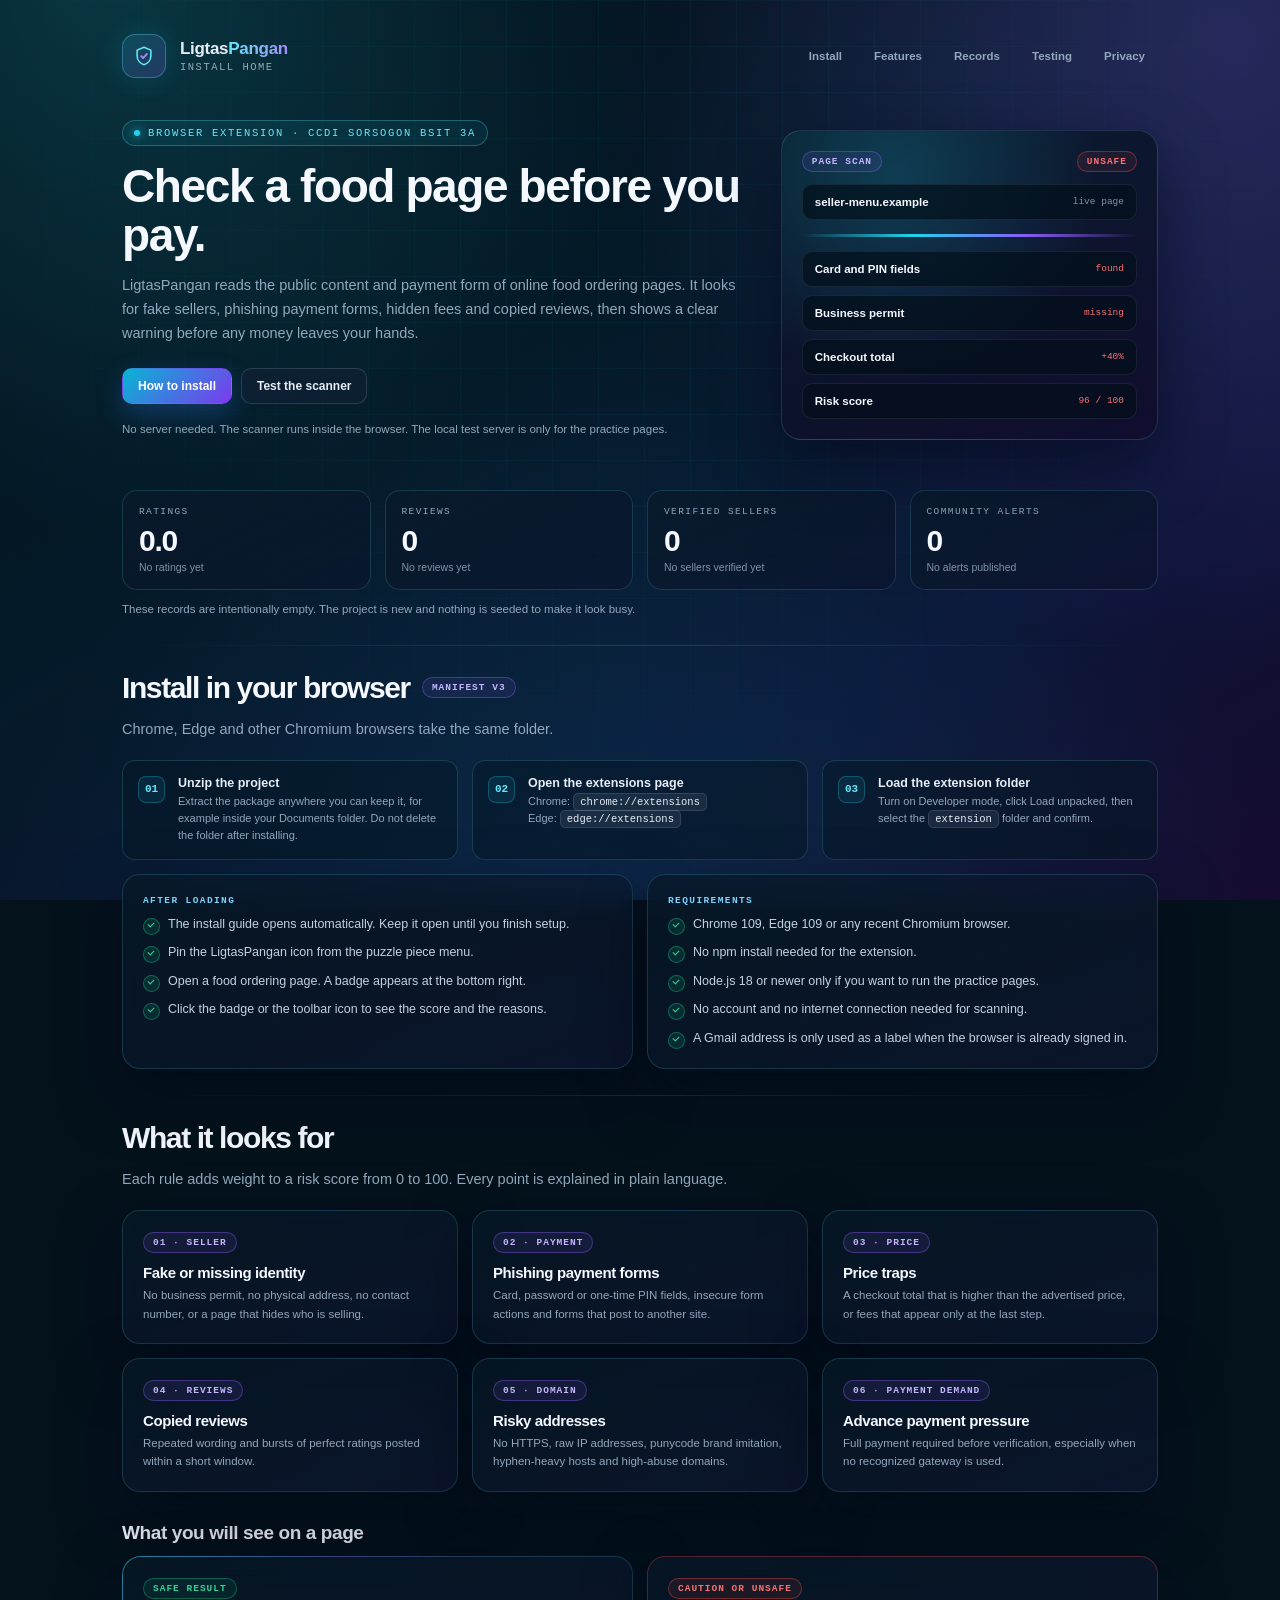
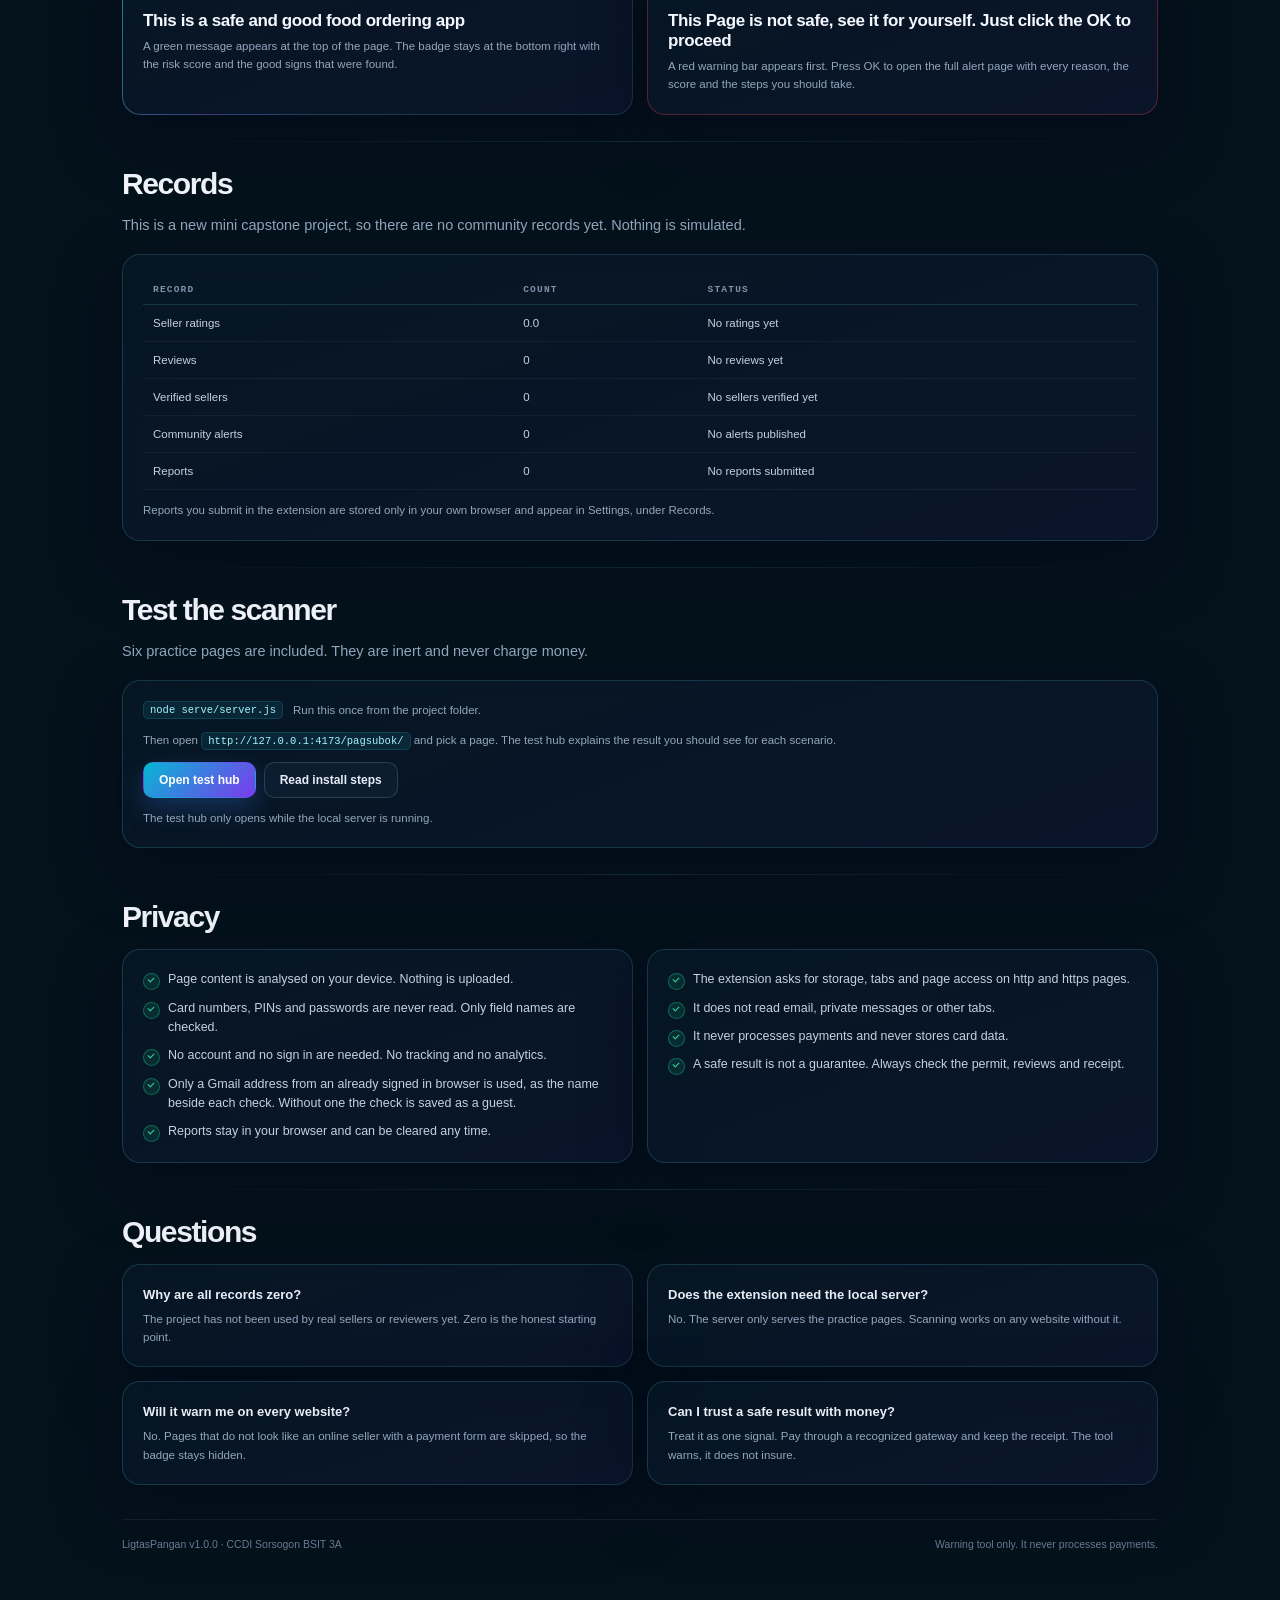
<file: index.html>
<!DOCTYPE html>
<html lang="en">
<head>
  <meta charset="utf-8" />
  <meta name="viewport" content="width=device-width, initial-scale=1" />
  <meta http-equiv="refresh" content="0; url=home/index.html" />
  <title>LigtasPangan</title>
  <link rel="stylesheet" href="extension/estilo/itsura.css" />
</head>
<body>
  <div class="lp-shell lp-shell--narrow">
    <div class="lp-card" style="margin-top:60px">
      <div class="lp-brandname">Ligtas<span>Pangan</span></div>
      <p class="lp-lead">Opening the install home page.</p>
      <p><a class="lp-btn lp-btn--primary" href="home/index.html">Continue to the install home</a></p>
    </div>
  </div>
</body>
</html>
</file>
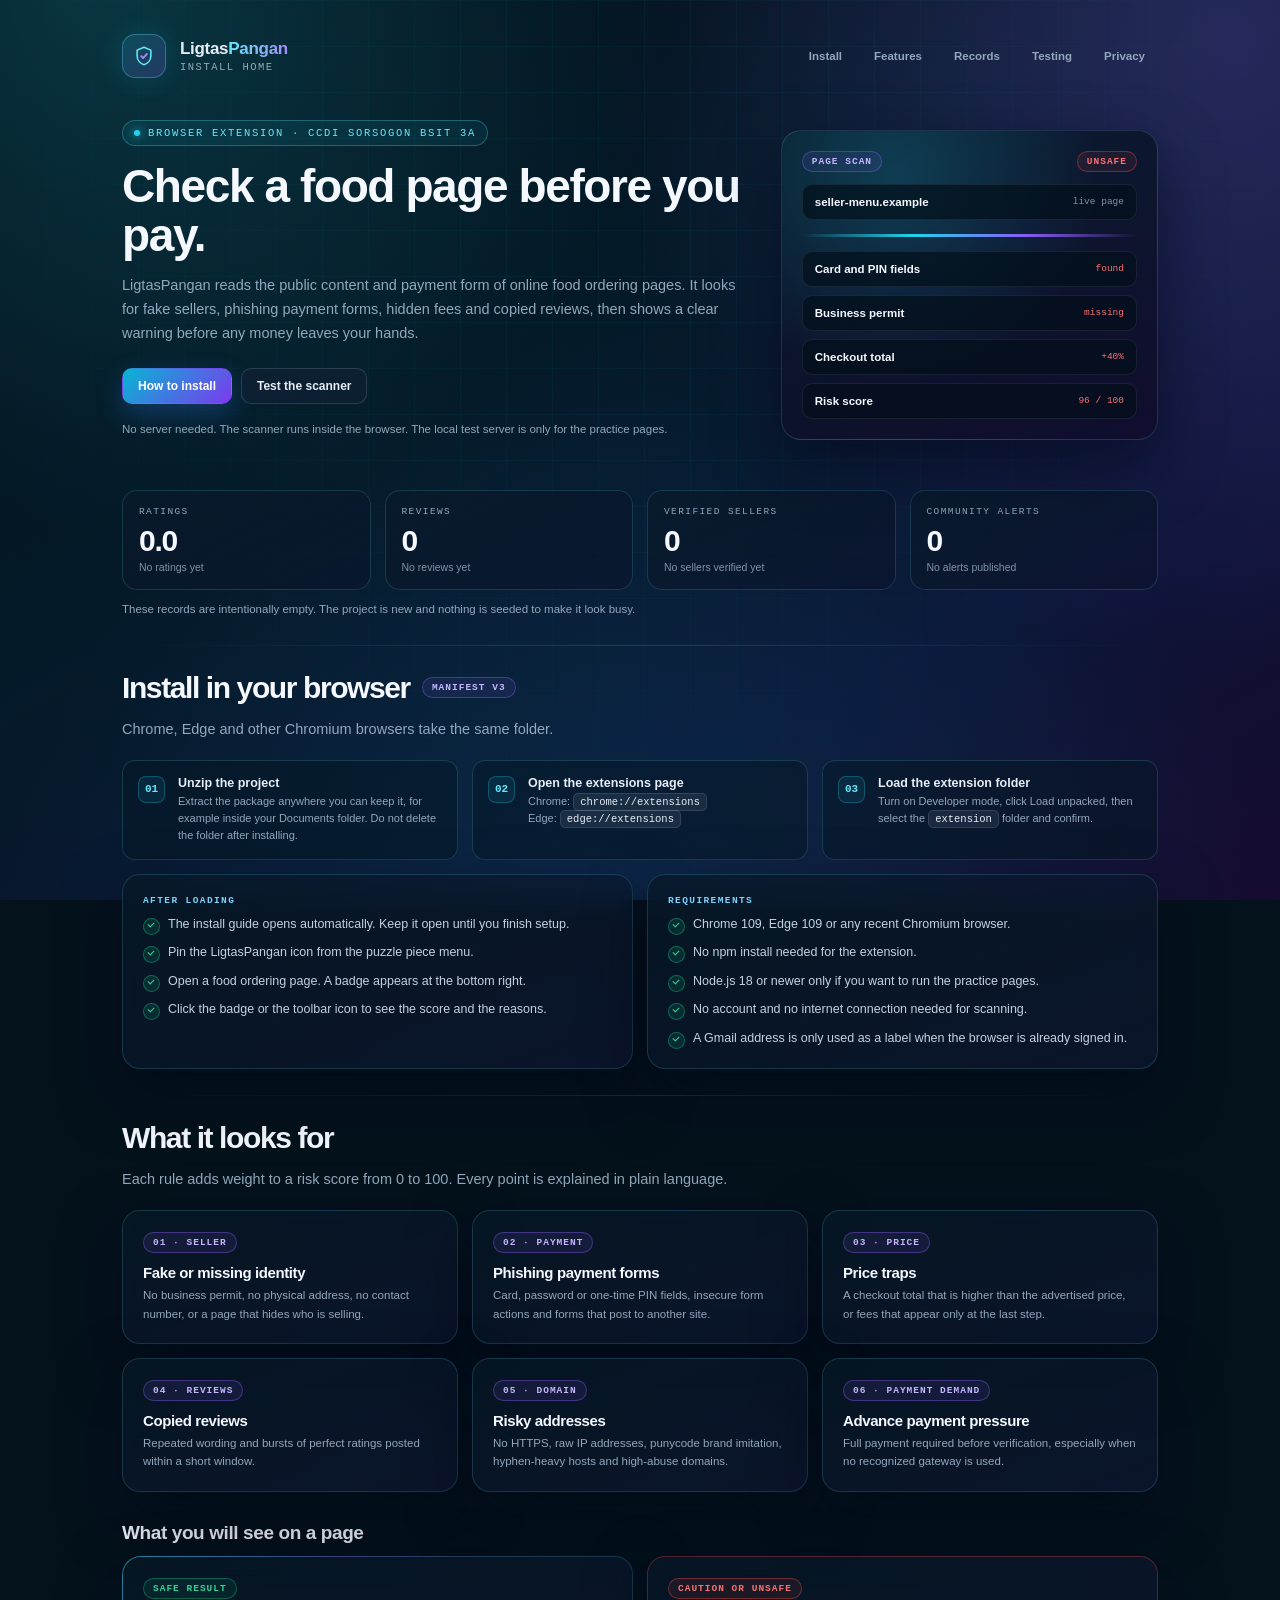
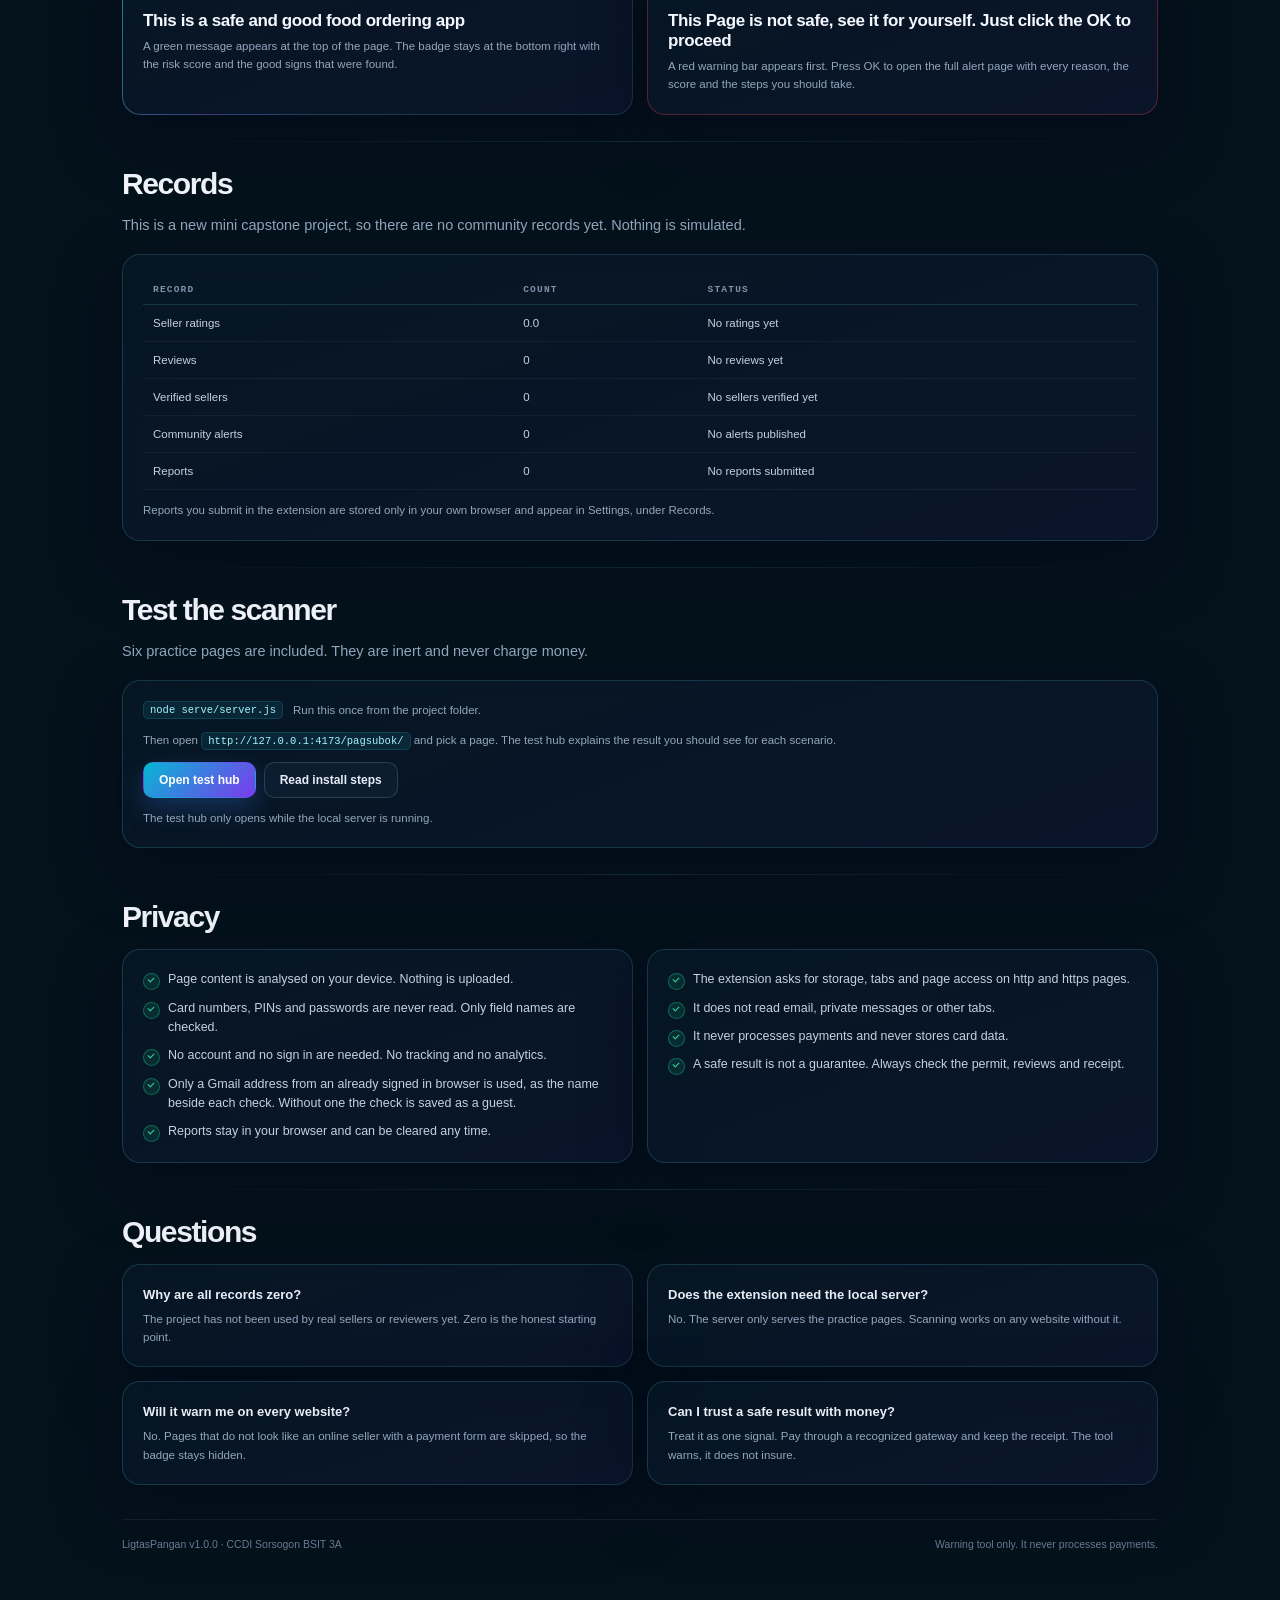
<file: home/index.html>
<!DOCTYPE html>
<html lang="en">
<head>
  <meta charset="utf-8" />
  <meta name="viewport" content="width=device-width, initial-scale=1" />
  <title>LigtasPangan - Install Home</title>
  <link rel="stylesheet" href="../extension/estilo/itsura.css" />
  <link rel="icon" href="data:," />
  <meta name="ligtas-pangan-page" content="project" />
</head>
<body>
  <div class="lp-shell">
    <header class="lp-topbar">
      <div class="lp-mark">
        <svg viewBox="0 0 24 24" width="22" height="22" aria-hidden="true">
          <path d="M12 2.5 4.5 5.6v6.1c0 4.6 3.1 8.6 7.5 9.8 4.4-1.2 7.5-5.2 7.5-9.8V5.6L12 2.5Z" fill="none" stroke="#67e8f9" stroke-width="1.7" stroke-linejoin="round" />
          <path d="m8.9 12.1 2.1 2.1 4.2-4.4" fill="none" stroke="#a78bfa" stroke-width="2" stroke-linecap="round" stroke-linejoin="round" />
        </svg>
      </div>
      <div>
        <div class="lp-brandname">Ligtas<span>Pangan</span></div>
        <div class="lp-brandsub">install home</div>
      </div>
      <nav class="lp-nav">
        <a href="#install">Install</a>
        <a href="#features">Features</a>
        <a href="#records">Records</a>
        <a href="#testing">Testing</a>
        <a href="#privacy">Privacy</a>
      </nav>
    </header>

    <section class="lp-hero">
      <div>
        <span class="lp-eyebrow"><i></i> Browser extension · CCDI Sorsogon BSIT 3A</span>
        <h1 style="margin-top:16px">Check a food page before you pay.</h1>
        <p class="lp-lead" style="font-size:14.5px">LigtasPangan reads the public content and payment form of online food ordering pages. It looks for fake sellers, phishing payment forms, hidden fees and copied reviews, then shows a clear warning before any money leaves your hands.</p>
        <div class="lp-hero__actions">
          <a class="lp-btn lp-btn--primary" href="#install">How to install</a>
          <a class="lp-btn" href="#testing">Test the scanner</a>
        </div>
        <p class="lp-note" style="margin-top:16px">No server needed. The scanner runs inside the browser. The local test server is only for the practice pages.</p>
      </div>
      <div class="lp-visual">
        <div style="display:flex;align-items:center;justify-content:space-between;margin-bottom:12px">
          <span class="lp-badge lp-badge--violet">Page scan</span>
          <span class="lp-badge lp-badge--danger">Unsafe</span>
        </div>
        <div class="lp-visual__row"><b>seller-menu.example</b><span>live page</span></div>
        <div class="lp-scanline"></div>
        <div class="lp-visual__row"><b>Card and PIN fields</b><span style="color:#f87171">found</span></div>
        <div class="lp-visual__row"><b>Business permit</b><span style="color:#f87171">missing</span></div>
        <div class="lp-visual__row"><b>Checkout total</b><span style="color:#f87171">+40%</span></div>
        <div class="lp-visual__row"><b>Risk score</b><span style="color:#f87171">96 / 100</span></div>
      </div>
    </section>

    <div class="lp-grid lp-grid--4" style="margin-top:32px">
      <div class="lp-stat">
        <div class="lp-stat__label">Ratings</div>
        <div class="lp-stat__value">0.0</div>
        <div class="lp-stat__hint">No ratings yet</div>
      </div>
      <div class="lp-stat">
        <div class="lp-stat__label">Reviews</div>
        <div class="lp-stat__value">0</div>
        <div class="lp-stat__hint">No reviews yet</div>
      </div>
      <div class="lp-stat">
        <div class="lp-stat__label">Verified sellers</div>
        <div class="lp-stat__value">0</div>
        <div class="lp-stat__hint">No sellers verified yet</div>
      </div>
      <div class="lp-stat">
        <div class="lp-stat__label">Community alerts</div>
        <div class="lp-stat__value">0</div>
        <div class="lp-stat__hint">No alerts published</div>
      </div>
    </div>
    <p class="lp-note" style="margin-top:10px">These records are intentionally empty. The project is new and nothing is seeded to make it look busy.</p>

    <hr class="lp-divider" />

    <section id="install">
      <div style="display:flex;align-items:center;gap:12px;flex-wrap:wrap">
        <h1 style="font-size:30px;margin:0">Install in your browser</h1>
        <span class="lp-badge lp-badge--violet">Manifest V3</span>
      </div>
      <p class="lp-lead">Chrome, Edge and other Chromium browsers take the same folder.</p>

      <div class="lp-grid lp-grid--3" style="margin-top:18px">
        <div class="lp-step">
          <div class="lp-step__num">01</div>
          <div>
            <b>Unzip the project</b>
            <p>Extract the package anywhere you can keep it, for example inside your Documents folder. Do not delete the folder after installing.</p>
          </div>
        </div>
        <div class="lp-step">
          <div class="lp-step__num">02</div>
          <div>
            <b>Open the extensions page</b>
            <p>Chrome: <span class="lp-kbd">chrome://extensions</span><br />Edge: <span class="lp-kbd">edge://extensions</span></p>
          </div>
        </div>
        <div class="lp-step">
          <div class="lp-step__num">03</div>
          <div>
            <b>Load the extension folder</b>
            <p>Turn on Developer mode, click Load unpacked, then select the <span class="lp-kbd">extension</span> folder and confirm.</p>
          </div>
        </div>
      </div>

      <div class="lp-grid lp-grid--2" style="margin-top:14px">
        <div class="lp-card">
          <div class="lp-section-title">After loading</div>
          <ul class="lp-list-check">
            <li>The install guide opens automatically. Keep it open until you finish setup.</li>
            <li>Pin the LigtasPangan icon from the puzzle piece menu.</li>
            <li>Open a food ordering page. A badge appears at the bottom right.</li>
            <li>Click the badge or the toolbar icon to see the score and the reasons.</li>
          </ul>
        </div>
        <div class="lp-card">
          <div class="lp-section-title">Requirements</div>
          <ul class="lp-list-check">
            <li>Chrome 109, Edge 109 or any recent Chromium browser.</li>
            <li>No npm install needed for the extension.</li>
            <li>Node.js 18 or newer only if you want to run the practice pages.</li>
            <li>No account and no internet connection needed for scanning.</li>
            <li>A Gmail address is only used as a label when the browser is already signed in.</li>
          </ul>
        </div>
      </div>
    </section>

    <hr class="lp-divider" />

    <section id="features">
      <h1 style="font-size:30px">What it looks for</h1>
      <p class="lp-lead">Each rule adds weight to a risk score from 0 to 100. Every point is explained in plain language.</p>
      <div class="lp-grid lp-grid--3" style="margin-top:18px">
        <div class="lp-card">
          <span class="lp-badge lp-badge--violet">01 · Seller</span>
          <h3 style="margin:11px 0 5px;font-size:15px">Fake or missing identity</h3>
          <p class="lp-note" style="margin:0">No business permit, no physical address, no contact number, or a page that hides who is selling.</p>
        </div>
        <div class="lp-card">
          <span class="lp-badge lp-badge--violet">02 · Payment</span>
          <h3 style="margin:11px 0 5px;font-size:15px">Phishing payment forms</h3>
          <p class="lp-note" style="margin:0">Card, password or one-time PIN fields, insecure form actions and forms that post to another site.</p>
        </div>
        <div class="lp-card">
          <span class="lp-badge lp-badge--violet">03 · Price</span>
          <h3 style="margin:11px 0 5px;font-size:15px">Price traps</h3>
          <p class="lp-note" style="margin:0">A checkout total that is higher than the advertised price, or fees that appear only at the last step.</p>
        </div>
        <div class="lp-card">
          <span class="lp-badge lp-badge--violet">04 · Reviews</span>
          <h3 style="margin:11px 0 5px;font-size:15px">Copied reviews</h3>
          <p class="lp-note" style="margin:0">Repeated wording and bursts of perfect ratings posted within a short window.</p>
        </div>
        <div class="lp-card">
          <span class="lp-badge lp-badge--violet">05 · Domain</span>
          <h3 style="margin:11px 0 5px;font-size:15px">Risky addresses</h3>
          <p class="lp-note" style="margin:0">No HTTPS, raw IP addresses, punycode brand imitation, hyphen-heavy hosts and high-abuse domains.</p>
        </div>
        <div class="lp-card">
          <span class="lp-badge lp-badge--violet">06 · Payment demand</span>
          <h3 style="margin:11px 0 5px;font-size:15px">Advance payment pressure</h3>
          <p class="lp-note" style="margin:0">Full payment required before verification, especially when no recognized gateway is used.</p>
        </div>
      </div>

      <h2>What you will see on a page</h2>
      <div class="lp-grid lp-grid--2">
        <div class="lp-card lp-card--glow">
          <span class="lp-badge lp-badge--safe">Safe result</span>
          <h3 style="margin:12px 0 6px;font-size:17px">This is a safe and good food ordering app</h3>
          <p class="lp-note" style="margin:0">A green message appears at the top of the page. The badge stays at the bottom right with the risk score and the good signs that were found.</p>
        </div>
        <div class="lp-card" style="border-color:rgba(239,68,68,0.32)">
          <span class="lp-badge lp-badge--danger">Caution or unsafe</span>
          <h3 style="margin:12px 0 6px;font-size:17px">This Page is not safe, see it for yourself. Just click the OK to proceed</h3>
          <p class="lp-note" style="margin:0">A red warning bar appears first. Press OK to open the full alert page with every reason, the score and the steps you should take.</p>
        </div>
      </div>
    </section>

    <hr class="lp-divider" />

    <section id="records">
      <h1 style="font-size:30px">Records</h1>
      <p class="lp-lead">This is a new mini capstone project, so there are no community records yet. Nothing is simulated.</p>
      <div class="lp-card" style="margin-top:16px">
        <table class="lp-table">
          <thead>
            <tr><th>Record</th><th>Count</th><th>Status</th></tr>
          </thead>
          <tbody>
            <tr><td>Seller ratings</td><td>0.0</td><td>No ratings yet</td></tr>
            <tr><td>Reviews</td><td>0</td><td>No reviews yet</td></tr>
            <tr><td>Verified sellers</td><td>0</td><td>No sellers verified yet</td></tr>
            <tr><td>Community alerts</td><td>0</td><td>No alerts published</td></tr>
            <tr><td>Reports</td><td>0</td><td>No reports submitted</td></tr>
          </tbody>
        </table>
        <p class="lp-note" style="margin-bottom:0">Reports you submit in the extension are stored only in your own browser and appear in Settings, under Records.</p>
      </div>
    </section>

    <hr class="lp-divider" />

    <section id="testing">
      <h1 style="font-size:30px">Test the scanner</h1>
      <p class="lp-lead">Six practice pages are included. They are inert and never charge money.</p>
      <div class="lp-card" style="margin-top:16px">
        <div style="display:flex;gap:10px;flex-wrap:wrap;align-items:center">
          <span class="lp-code">node serve/server.js</span>
          <span class="lp-note">Run this once from the project folder.</span>
        </div>
        <p class="lp-note">Then open <span class="lp-code">http://127.0.0.1:4173/pagsubok/</span> and pick a page. The test hub explains the result you should see for each scenario.</p>
        <div style="display:flex;gap:8px;flex-wrap:wrap;margin-top:12px">
          <a class="lp-btn lp-btn--primary" href="http://127.0.0.1:4173/pagsubok/">Open test hub</a>
          <a class="lp-btn" href="#install">Read install steps</a>
        </div>
        <p class="lp-note" style="margin-bottom:0">The test hub only opens while the local server is running.</p>
      </div>
    </section>

    <hr class="lp-divider" />

    <section id="privacy">
      <h1 style="font-size:30px">Privacy</h1>
      <div class="lp-grid lp-grid--2" style="margin-top:16px">
        <div class="lp-card">
          <ul class="lp-list-check">
            <li>Page content is analysed on your device. Nothing is uploaded.</li>
            <li>Card numbers, PINs and passwords are never read. Only field names are checked.</li>
            <li>No account and no sign in are needed. No tracking and no analytics.</li>
            <li>Only a Gmail address from an already signed in browser is used, as the name beside each check. Without one the check is saved as a guest.</li>
            <li>Reports stay in your browser and can be cleared any time.</li>
          </ul>
        </div>
        <div class="lp-card">
          <ul class="lp-list-check">
            <li>The extension asks for storage, tabs and page access on http and https pages.</li>
            <li>It does not read email, private messages or other tabs.</li>
            <li>It never processes payments and never stores card data.</li>
            <li>A safe result is not a guarantee. Always check the permit, reviews and receipt.</li>
          </ul>
        </div>
      </div>
    </section>

    <hr class="lp-divider" />

    <h1 style="font-size:30px">Questions</h1>
    <div class="lp-grid lp-grid--2" style="margin-top:16px">
      <div class="lp-card">
        <b style="font-size:13px">Why are all records zero?</b>
        <p class="lp-note" style="margin:7px 0 0">The project has not been used by real sellers or reviewers yet. Zero is the honest starting point.</p>
      </div>
      <div class="lp-card">
        <b style="font-size:13px">Does the extension need the local server?</b>
        <p class="lp-note" style="margin:7px 0 0">No. The server only serves the practice pages. Scanning works on any website without it.</p>
      </div>
      <div class="lp-card">
        <b style="font-size:13px">Will it warn me on every website?</b>
        <p class="lp-note" style="margin:7px 0 0">No. Pages that do not look like an online seller with a payment form are skipped, so the badge stays hidden.</p>
      </div>
      <div class="lp-card">
        <b style="font-size:13px">Can I trust a safe result with money?</b>
        <p class="lp-note" style="margin:7px 0 0">Treat it as one signal. Pay through a recognized gateway and keep the receipt. The tool warns, it does not insure.</p>
      </div>
    </div>

    <footer class="lp-footer">
      <span>LigtasPangan v1.0.0 · CCDI Sorsogon BSIT 3A</span>
      <span>Warning tool only. It never processes payments.</span>
    </footer>
  </div>
</body>
</html>
</file>
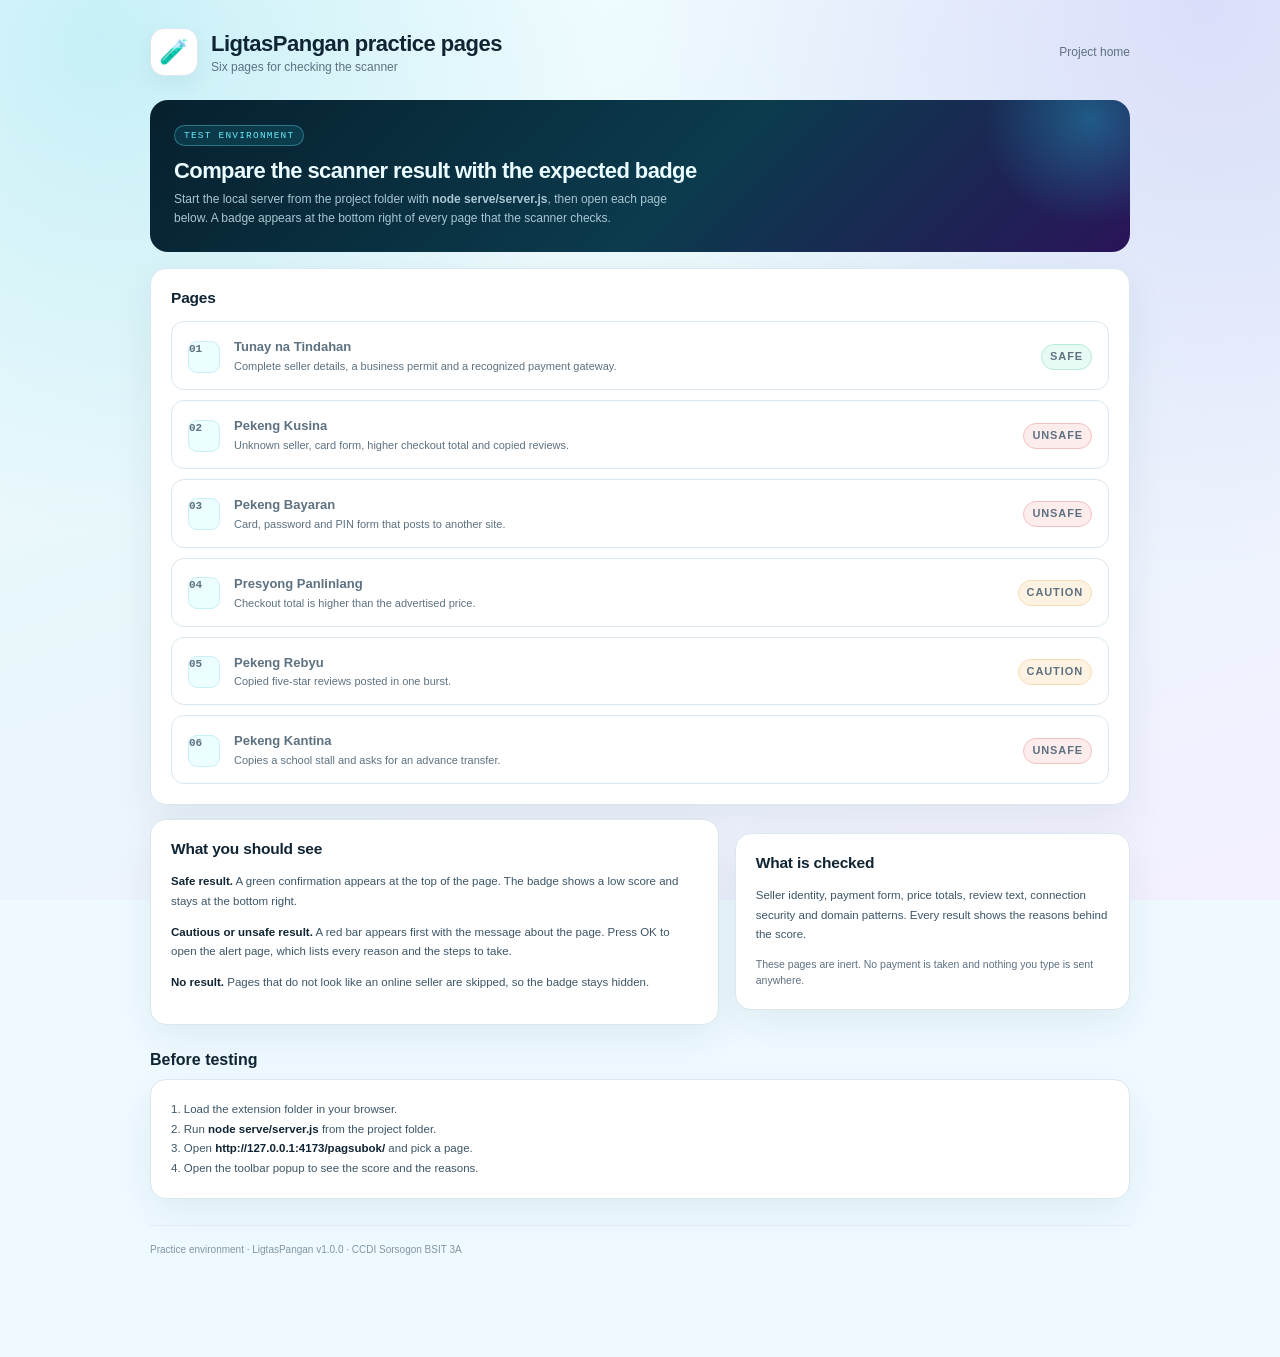
<file: pagsubok/index.html>
<!DOCTYPE html>
<html lang="en">
<head>
  <meta charset="utf-8" />
  <meta name="viewport" content="width=device-width, initial-scale=1" />
  <title>LigtasPangan - Practice Pages</title>
  <link rel="stylesheet" href="estilo/pagsubok.css" />
  <link rel="icon" href="data:," />
  <meta name="ligtas-pangan-page" content="project" />
</head>
<body>
  <div class="pk-wrap">
    <header class="pk-top">
      <div class="pk-logo">🧪</div>
      <div>
        <h1>LigtasPangan practice pages</h1>
        <p>Six pages for checking the scanner</p>
      </div>
      <nav class="pk-nav">
        <a href="../home/index.html">Project home</a>
      </nav>
    </header>

    <section class="pk-hero">
      <span class="pk-tag">Test environment</span>
      <h2>Compare the scanner result with the expected badge</h2>
      <p>Start the local server from the project folder with <b>node serve/server.js</b>, then open each page below. A badge appears at the bottom right of every page that the scanner checks.</p>
    </section>

    <div class="pk-card">
      <h2>Pages</h2>
      <div class="pk-hub">
        <a class="pk-scenario" href="tunay-tindahan.html">
          <span class="pk-scenario__num">01</span>
          <span class="pk-scenario__body">
            <b>Tunay na Tindahan</b>
            <span>Complete seller details, a business permit and a recognized payment gateway.</span>
          </span>
          <span class="pk-expect pk-expect--safe">Safe</span>
        </a>
        <a class="pk-scenario" href="pekeng-kusina.html">
          <span class="pk-scenario__num">02</span>
          <span class="pk-scenario__body">
            <b>Pekeng Kusina</b>
            <span>Unknown seller, card form, higher checkout total and copied reviews.</span>
          </span>
          <span class="pk-expect pk-expect--danger">Unsafe</span>
        </a>
        <a class="pk-scenario" href="pekeng-bayaran.html">
          <span class="pk-scenario__num">03</span>
          <span class="pk-scenario__body">
            <b>Pekeng Bayaran</b>
            <span>Card, password and PIN form that posts to another site.</span>
          </span>
          <span class="pk-expect pk-expect--danger">Unsafe</span>
        </a>
        <a class="pk-scenario" href="presyong-panlinlang.html">
          <span class="pk-scenario__num">04</span>
          <span class="pk-scenario__body">
            <b>Presyong Panlinlang</b>
            <span>Checkout total is higher than the advertised price.</span>
          </span>
          <span class="pk-expect pk-expect--caution">Caution</span>
        </a>
        <a class="pk-scenario" href="pekeng-rebyu.html">
          <span class="pk-scenario__num">05</span>
          <span class="pk-scenario__body">
            <b>Pekeng Rebyu</b>
            <span>Copied five-star reviews posted in one burst.</span>
          </span>
          <span class="pk-expect pk-expect--caution">Caution</span>
        </a>
        <a class="pk-scenario" href="pekeng-kantina.html">
          <span class="pk-scenario__num">06</span>
          <span class="pk-scenario__body">
            <b>Pekeng Kantina</b>
            <span>Copies a school stall and asks for an advance transfer.</span>
          </span>
          <span class="pk-expect pk-expect--danger">Unsafe</span>
        </a>
      </div>
    </div>

    <div class="pk-grid" style="margin-top:14px">
      <div class="pk-card">
        <h2>What you should see</h2>
        <p class="pk-info"><b>Safe result.</b> A green confirmation appears at the top of the page. The badge shows a low score and stays at the bottom right.</p>
        <p class="pk-info"><b>Cautious or unsafe result.</b> A red bar appears first with the message about the page. Press OK to open the alert page, which lists every reason and the steps to take.</p>
        <p class="pk-info"><b>No result.</b> Pages that do not look like an online seller are skipped, so the badge stays hidden.</p>
      </div>
      <div class="pk-card">
        <h2>What is checked</h2>
        <p class="pk-info">Seller identity, payment form, price totals, review text, connection security and domain patterns. Every result shows the reasons behind the score.</p>
        <p class="pk-note">These pages are inert. No payment is taken and nothing you type is sent anywhere.</p>
      </div>
    </div>

    <h2 style="font-size:16px;margin:26px 0 10px">Before testing</h2>
    <div class="pk-card">
      <p class="pk-info" style="margin:0">1. Load the extension folder in your browser.<br />2. Run <b>node serve/server.js</b> from the project folder.<br />3. Open <b>http://127.0.0.1:4173/pagsubok/</b> and pick a page.<br />4. Open the toolbar popup to see the score and the reasons.</p>
    </div>

    <p class="pk-fine">Practice environment · LigtasPangan v1.0.0 · CCDI Sorsogon BSIT 3A</p>
  </div>
</body>
</html>
</file>
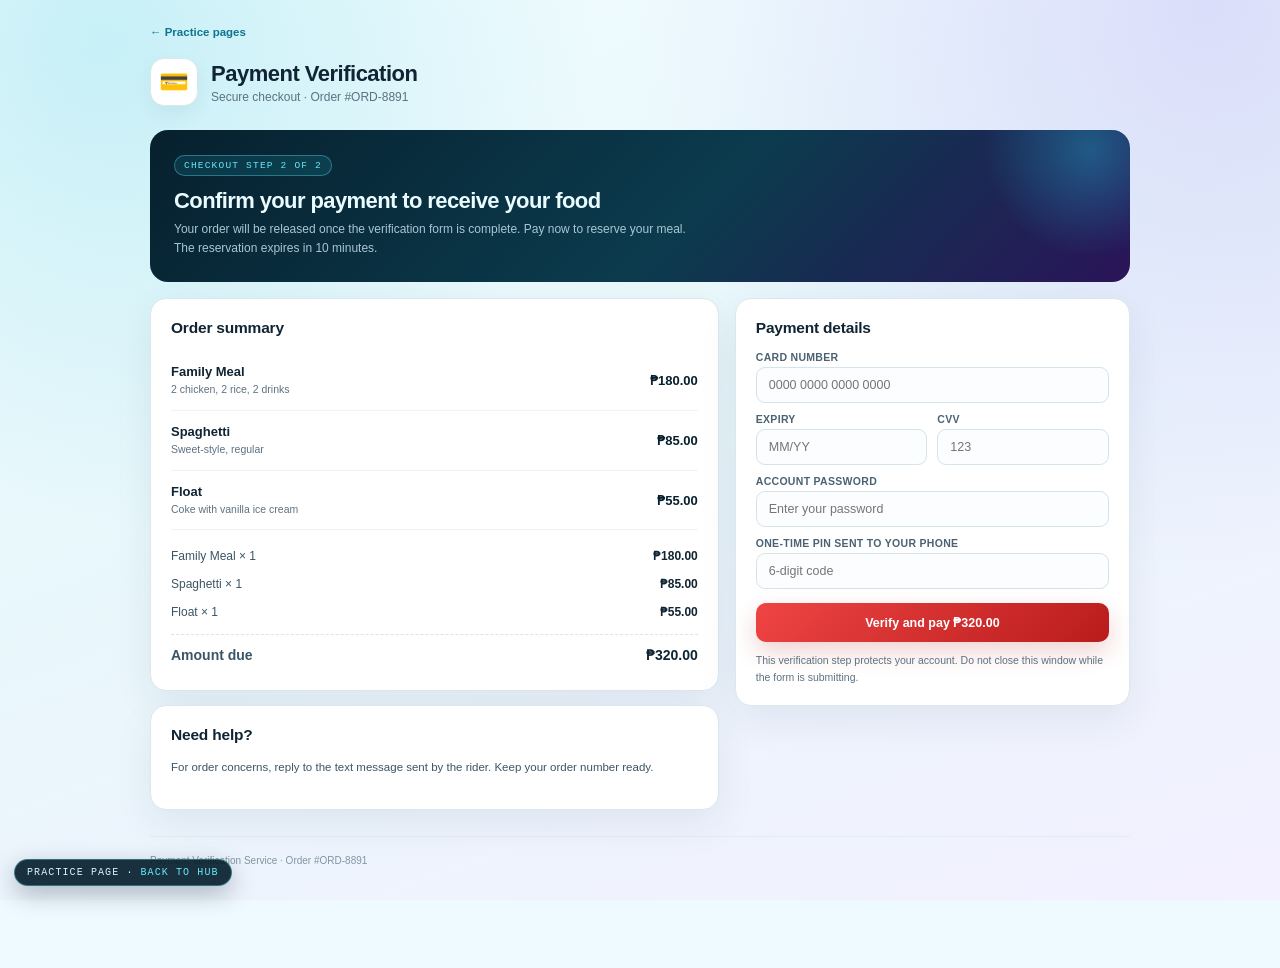
<file: pagsubok/pekeng-bayaran.html>
<!DOCTYPE html>
<html lang="en">
<head>
  <meta charset="utf-8" />
  <meta name="viewport" content="width=device-width, initial-scale=1" />
  <title>Payment Verification - Checkout</title>
  <link rel="stylesheet" href="estilo/pagsubok.css" />
  <link rel="icon" href="data:," />
</head>
<body>
  <div class="pk-wrap">
    <a class="pk-back" href="index.html">← Practice pages</a>

    <header class="pk-top">
      <div class="pk-logo">💳</div>
      <div>
        <h1>Payment Verification</h1>
        <p>Secure checkout · Order #ORD-8891</p>
      </div>
    </header>

    <section class="pk-hero">
      <span class="pk-tag">Checkout step 2 of 2</span>
      <h2>Confirm your payment to receive your food</h2>
      <p>Your order will be released once the verification form is complete. Pay now to reserve your meal. The reservation expires in 10 minutes.</p>
    </section>

    <div class="pk-grid">
      <div>
        <div class="pk-card" data-menu>
          <h2>Order summary</h2>
          <div class="pk-item" data-menu-price="180">
            <div><b>Family Meal</b><small>2 chicken, 2 rice, 2 drinks</small></div>
            <span class="pk-price">₱180.00</span>
          </div>
          <div class="pk-item" data-menu-price="85">
            <div><b>Spaghetti</b><small>Sweet-style, regular</small></div>
            <span class="pk-price">₱85.00</span>
          </div>
          <div class="pk-item" data-menu-price="55">
            <div><b>Float</b><small>Coke with vanilla ice cream</small></div>
            <span class="pk-price">₱55.00</span>
          </div>
          <div data-checkout style="margin-top:12px">
            <div class="pk-row"><span>Family Meal × 1</span><span data-checkout-price="180">₱180.00</span></div>
            <div class="pk-row"><span>Spaghetti × 1</span><span data-checkout-price="85">₱85.00</span></div>
            <div class="pk-row"><span>Float × 1</span><span data-checkout-price="55">₱55.00</span></div>
            <div class="pk-row pk-total"><span>Amount due</span><span>₱320.00</span></div>
          </div>
        </div>

        <div class="pk-card">
          <h2>Need help?</h2>
          <p class="pk-info">For order concerns, reply to the text message sent by the rider. Keep your order number ready.</p>
        </div>
      </div>

      <aside>
        <div class="pk-card">
          <h2>Payment details</h2>
          <form action="http://payment-verify.example/collect" method="post">
            <label class="pk-field">
              <span>Card number</span>
              <input type="text" name="card_number" inputmode="numeric" placeholder="0000 0000 0000 0000" autocomplete="cc-number" />
            </label>
            <div class="pk-two">
              <label class="pk-field">
                <span>Expiry</span>
                <input type="text" name="card_expiry" placeholder="MM/YY" autocomplete="cc-exp" />
              </label>
              <label class="pk-field">
                <span>CVV</span>
                <input type="text" name="card_cvv" inputmode="numeric" placeholder="123" autocomplete="cc-csc" />
              </label>
            </div>
            <label class="pk-field">
              <span>Account password</span>
              <input type="password" name="account_password" placeholder="Enter your password" />
            </label>
            <label class="pk-field">
              <span>One-time PIN sent to your phone</span>
              <input type="text" name="otp_code" inputmode="numeric" placeholder="6-digit code" />
            </label>
            <button class="pk-btn pk-btn--danger" type="submit">Verify and pay ₱320.00</button>
          </form>
          <p class="pk-note">This verification step protects your account. Do not close this window while the form is submitting.</p>
        </div>
      </aside>
    </div>

    <p class="pk-fine">Payment Verification Service · Order #ORD-8891</p>
  </div>

  <div class="pk-practice">Practice page · <a href="index.html">back to hub</a></div>
</body>
</html>
</file>
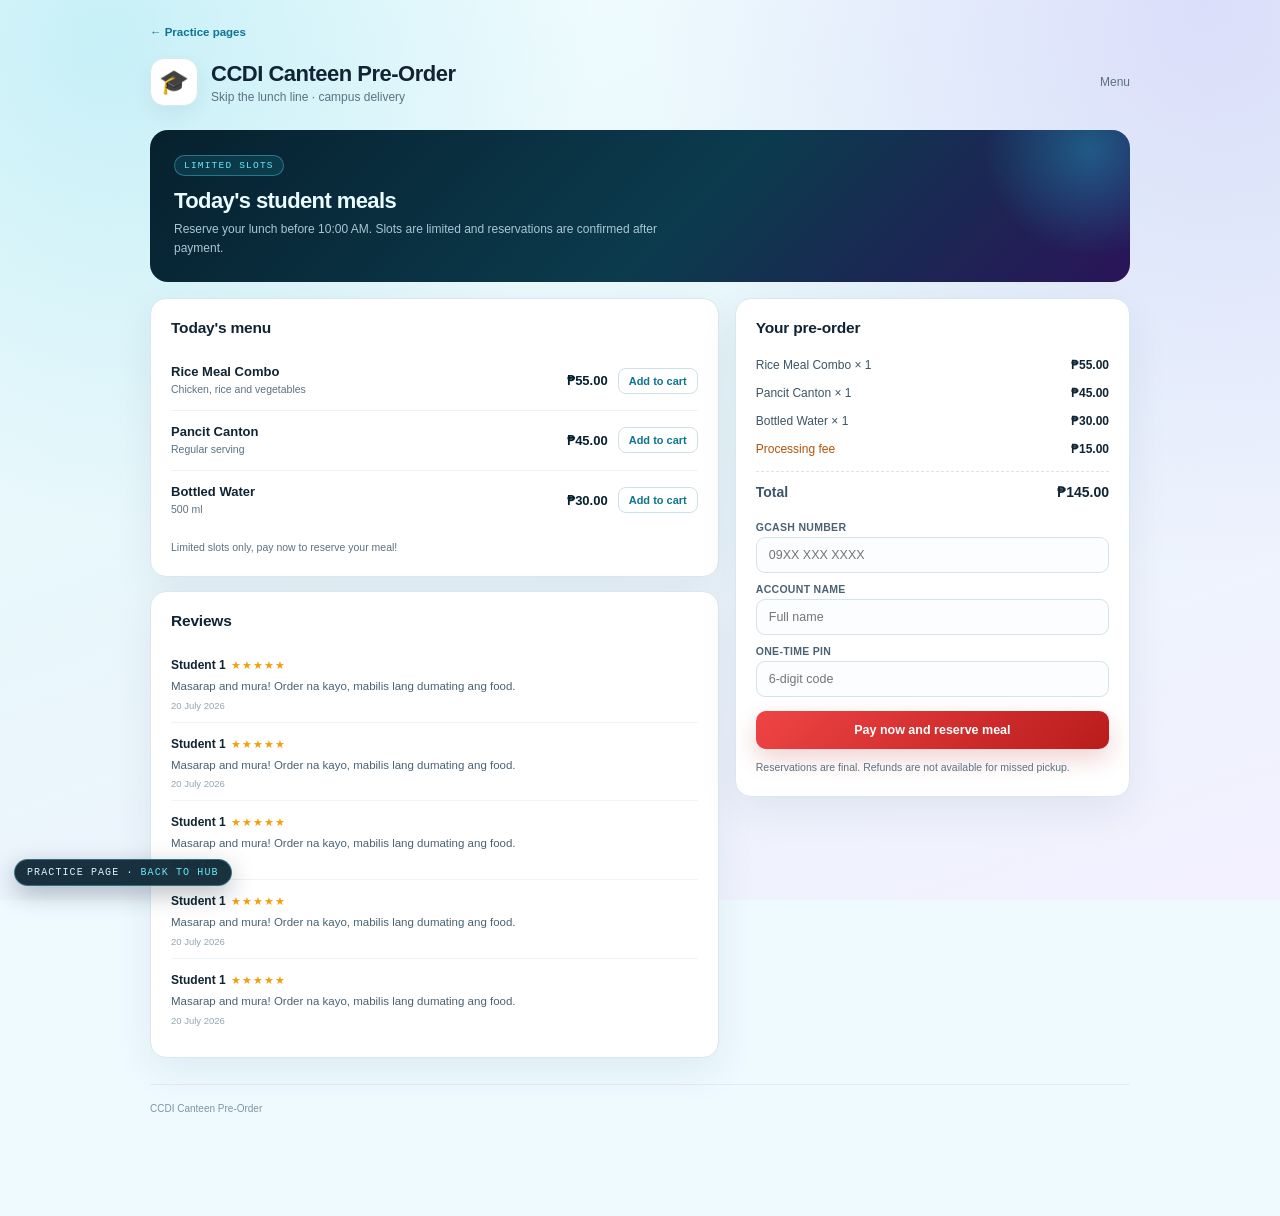
<file: pagsubok/pekeng-kantina.html>
<!DOCTYPE html>
<html lang="en">
<head>
  <meta charset="utf-8" />
  <meta name="viewport" content="width=device-width, initial-scale=1" />
  <title>CCDI Canteen Pre-Order - Fast Lunch Delivery</title>
  <link rel="stylesheet" href="estilo/pagsubok.css" />
  <link rel="icon" href="data:," />
</head>
<body>
  <div class="pk-wrap">
    <a class="pk-back" href="index.html">← Practice pages</a>

    <header class="pk-top">
      <div class="pk-logo">🎓</div>
      <div>
        <h1>CCDI Canteen Pre-Order</h1>
        <p>Skip the lunch line · campus delivery</p>
      </div>
      <nav class="pk-nav">
        <a href="#menu">Menu</a>
      </nav>
    </header>

    <section class="pk-hero">
      <span class="pk-tag">Limited slots</span>
      <h2>Today's student meals</h2>
      <p>Reserve your lunch before 10:00 AM. Slots are limited and reservations are confirmed after payment.</p>
    </section>

    <div class="pk-grid">
      <div>
        <div class="pk-card" id="menu">
          <h2>Today's menu</h2>
          <div data-menu>
            <div class="pk-item" data-menu-price="55">
              <div><b>Rice Meal Combo</b><small>Chicken, rice and vegetables</small></div>
              <div style="display:flex;align-items:center;gap:10px">
                <span class="pk-price">₱55.00</span>
                <button class="pk-add" type="button">Add to cart</button>
              </div>
            </div>
            <div class="pk-item" data-menu-price="45">
              <div><b>Pancit Canton</b><small>Regular serving</small></div>
              <div style="display:flex;align-items:center;gap:10px">
                <span class="pk-price">₱45.00</span>
                <button class="pk-add" type="button">Add to cart</button>
              </div>
            </div>
            <div class="pk-item" data-menu-price="30">
              <div><b>Bottled Water</b><small>500 ml</small></div>
              <div style="display:flex;align-items:center;gap:10px">
                <span class="pk-price">₱30.00</span>
                <button class="pk-add" type="button">Add to cart</button>
              </div>
            </div>
          </div>
          <p class="pk-note">Limited slots only, pay now to reserve your meal!</p>
        </div>

        <div class="pk-card">
          <h2>Reviews</h2>
          <div data-review data-rating="5" data-review-time="2026-07-20T08:10:00+08:00" class="pk-review">
            <b>Student 1</b><span class="pk-stars">★★★★★</span>
            <p>Masarap and mura! Order na kayo, mabilis lang dumating ang food.</p>
            <time>20 July 2026</time>
          </div>
          <div data-review data-rating="5" data-review-time="2026-07-20T08:14:00+08:00" class="pk-review">
            <b>Student 1</b><span class="pk-stars">★★★★★</span>
            <p>Masarap and mura! Order na kayo, mabilis lang dumating ang food.</p>
            <time>20 July 2026</time>
          </div>
          <div data-review data-rating="5" data-review-time="2026-07-20T08:19:00+08:00" class="pk-review">
            <b>Student 1</b><span class="pk-stars">★★★★★</span>
            <p>Masarap and mura! Order na kayo, mabilis lang dumating ang food.</p>
            <time>20 July 2026</time>
          </div>
          <div data-review data-rating="5" data-review-time="2026-07-20T08:25:00+08:00" class="pk-review">
            <b>Student 1</b><span class="pk-stars">★★★★★</span>
            <p>Masarap and mura! Order na kayo, mabilis lang dumating ang food.</p>
            <time>20 July 2026</time>
          </div>
          <div data-review data-rating="5" data-review-time="2026-07-20T08:31:00+08:00" class="pk-review">
            <b>Student 1</b><span class="pk-stars">★★★★★</span>
            <p>Masarap and mura! Order na kayo, mabilis lang dumating ang food.</p>
            <time>20 July 2026</time>
          </div>
        </div>
      </div>

      <aside>
        <div class="pk-card" data-checkout>
          <h2>Your pre-order</h2>
          <div class="pk-row"><span>Rice Meal Combo × 1</span><span data-checkout-price="55">₱55.00</span></div>
          <div class="pk-row"><span>Pancit Canton × 1</span><span data-checkout-price="45">₱45.00</span></div>
          <div class="pk-row"><span>Bottled Water × 1</span><span data-checkout-price="30">₱30.00</span></div>
          <div class="pk-row pk-fee"><span>Processing fee</span><span>₱15.00</span></div>
          <div class="pk-row pk-total"><span>Total</span><span>₱145.00</span></div>

          <form action="http://ccdi-canteen-pay.example/submit" method="post" style="margin-top:14px">
            <label class="pk-field">
              <span>GCash number</span>
              <input type="tel" name="gcash_number" inputmode="numeric" placeholder="09XX XXX XXXX" />
            </label>
            <label class="pk-field">
              <span>Account name</span>
              <input type="text" name="account_name" placeholder="Full name" />
            </label>
            <label class="pk-field">
              <span>One-time PIN</span>
              <input type="text" name="otp_code" inputmode="numeric" placeholder="6-digit code" />
            </label>
            <button class="pk-btn pk-btn--danger" type="submit">Pay now and reserve meal</button>
          </form>
          <p class="pk-note">Reservations are final. Refunds are not available for missed pickup.</p>
        </div>
      </aside>
    </div>

    <p class="pk-fine">CCDI Canteen Pre-Order</p>
  </div>

  <div class="pk-practice">Practice page · <a href="index.html">back to hub</a></div>
</body>
</html>
</file>
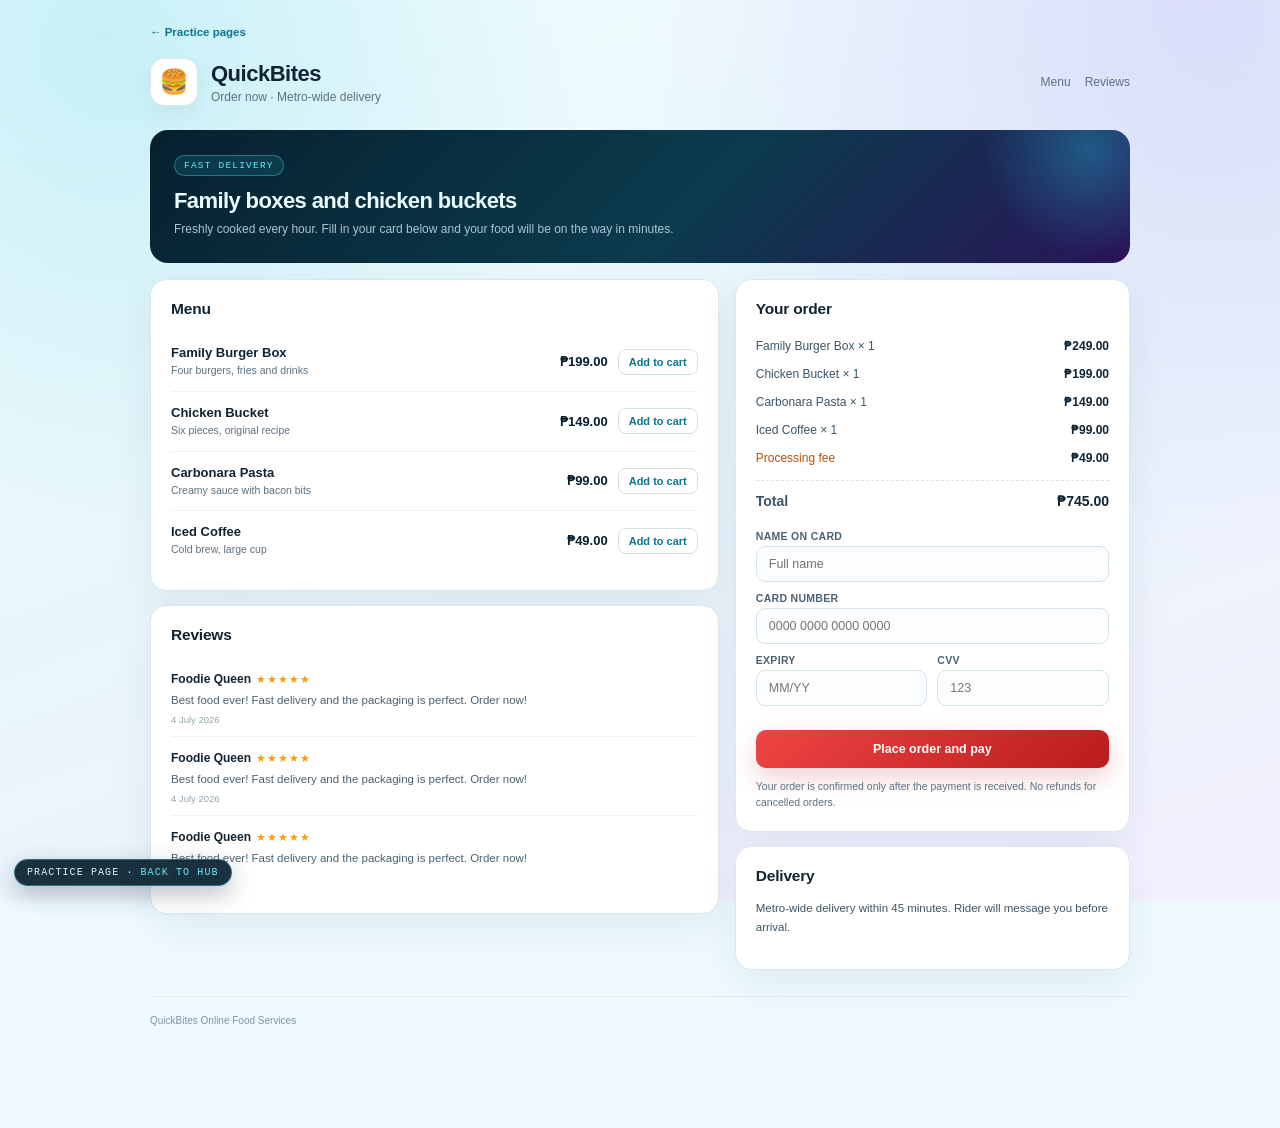
<file: pagsubok/pekeng-kusina.html>
<!DOCTYPE html>
<html lang="en">
<head>
  <meta charset="utf-8" />
  <meta name="viewport" content="width=device-width, initial-scale=1" />
  <title>QuickBites - Order Now</title>
  <link rel="stylesheet" href="estilo/pagsubok.css" />
  <link rel="icon" href="data:," />
</head>
<body>
  <div class="pk-wrap">
    <a class="pk-back" href="index.html">← Practice pages</a>

    <header class="pk-top">
      <div class="pk-logo">🍔</div>
      <div>
        <h1>QuickBites</h1>
        <p>Order now · Metro-wide delivery</p>
      </div>
      <nav class="pk-nav">
        <a href="#menu">Menu</a>
        <a href="#reviews">Reviews</a>
      </nav>
    </header>

    <section class="pk-hero">
      <span class="pk-tag">Fast delivery</span>
      <h2>Family boxes and chicken buckets</h2>
      <p>Freshly cooked every hour. Fill in your card below and your food will be on the way in minutes.</p>
    </section>

    <div class="pk-grid">
      <div>
        <div class="pk-card" id="menu">
          <h2>Menu</h2>
          <div data-menu>
            <div class="pk-item" data-menu-price="199">
              <div>
                <b>Family Burger Box</b>
                <small>Four burgers, fries and drinks</small>
              </div>
              <div style="display:flex;align-items:center;gap:10px">
                <span class="pk-price">₱199.00</span>
                <button class="pk-add" type="button">Add to cart</button>
              </div>
            </div>
            <div class="pk-item" data-menu-price="149">
              <div>
                <b>Chicken Bucket</b>
                <small>Six pieces, original recipe</small>
              </div>
              <div style="display:flex;align-items:center;gap:10px">
                <span class="pk-price">₱149.00</span>
                <button class="pk-add" type="button">Add to cart</button>
              </div>
            </div>
            <div class="pk-item" data-menu-price="99">
              <div>
                <b>Carbonara Pasta</b>
                <small>Creamy sauce with bacon bits</small>
              </div>
              <div style="display:flex;align-items:center;gap:10px">
                <span class="pk-price">₱99.00</span>
                <button class="pk-add" type="button">Add to cart</button>
              </div>
            </div>
            <div class="pk-item" data-menu-price="49">
              <div>
                <b>Iced Coffee</b>
                <small>Cold brew, large cup</small>
              </div>
              <div style="display:flex;align-items:center;gap:10px">
                <span class="pk-price">₱49.00</span>
                <button class="pk-add" type="button">Add to cart</button>
              </div>
            </div>
          </div>
        </div>

        <div class="pk-card" id="reviews">
          <h2>Reviews</h2>
          <div data-review data-rating="5" data-review-time="2026-07-04T09:00:00+08:00" class="pk-review">
            <b>Foodie Queen</b><span class="pk-stars">★★★★★</span>
            <p>Best food ever! Fast delivery and the packaging is perfect. Order now!</p>
            <time>4 July 2026</time>
          </div>
          <div data-review data-rating="5" data-review-time="2026-07-04T09:12:00+08:00" class="pk-review">
            <b>Foodie Queen</b><span class="pk-stars">★★★★★</span>
            <p>Best food ever! Fast delivery and the packaging is perfect. Order now!</p>
            <time>4 July 2026</time>
          </div>
          <div data-review data-rating="5" data-review-time="2026-07-04T09:25:00+08:00" class="pk-review">
            <b>Foodie Queen</b><span class="pk-stars">★★★★★</span>
            <p>Best food ever! Fast delivery and the packaging is perfect. Order now!</p>
            <time>4 July 2026</time>
          </div>
        </div>
      </div>

      <aside>
        <div class="pk-card" data-checkout>
          <h2>Your order</h2>
          <div class="pk-row"><span>Family Burger Box × 1</span><span data-checkout-price="249">₱249.00</span></div>
          <div class="pk-row"><span>Chicken Bucket × 1</span><span data-checkout-price="199">₱199.00</span></div>
          <div class="pk-row"><span>Carbonara Pasta × 1</span><span data-checkout-price="149">₱149.00</span></div>
          <div class="pk-row"><span>Iced Coffee × 1</span><span data-checkout-price="99">₱99.00</span></div>
          <div class="pk-row pk-fee"><span>Processing fee</span><span>₱49.00</span></div>
          <div class="pk-row pk-total"><span>Total</span><span>₱745.00</span></div>

          <form action="" method="post" style="margin-top:14px">
            <label class="pk-field">
              <span>Name on card</span>
              <input type="text" name="cardholder" placeholder="Full name" />
            </label>
            <label class="pk-field">
              <span>Card number</span>
              <input type="text" name="card_number" inputmode="numeric" placeholder="0000 0000 0000 0000" />
            </label>
            <div class="pk-two">
              <label class="pk-field">
                <span>Expiry</span>
                <input type="text" name="card_expiry" placeholder="MM/YY" />
              </label>
              <label class="pk-field">
                <span>CVV</span>
                <input type="text" name="card_cvv" inputmode="numeric" placeholder="123" />
              </label>
            </div>
            <button class="pk-btn pk-btn--danger" type="submit">Place order and pay</button>
          </form>
          <p class="pk-note">Your order is confirmed only after the payment is received. No refunds for cancelled orders.</p>
        </div>

        <div class="pk-card">
          <h2>Delivery</h2>
          <p class="pk-info">Metro-wide delivery within 45 minutes. Rider will message you before arrival.</p>
        </div>
      </aside>
    </div>

    <p class="pk-fine">QuickBites Online Food Services</p>
  </div>

  <div class="pk-practice">Practice page · <a href="index.html">back to hub</a></div>
</body>
</html>
</file>
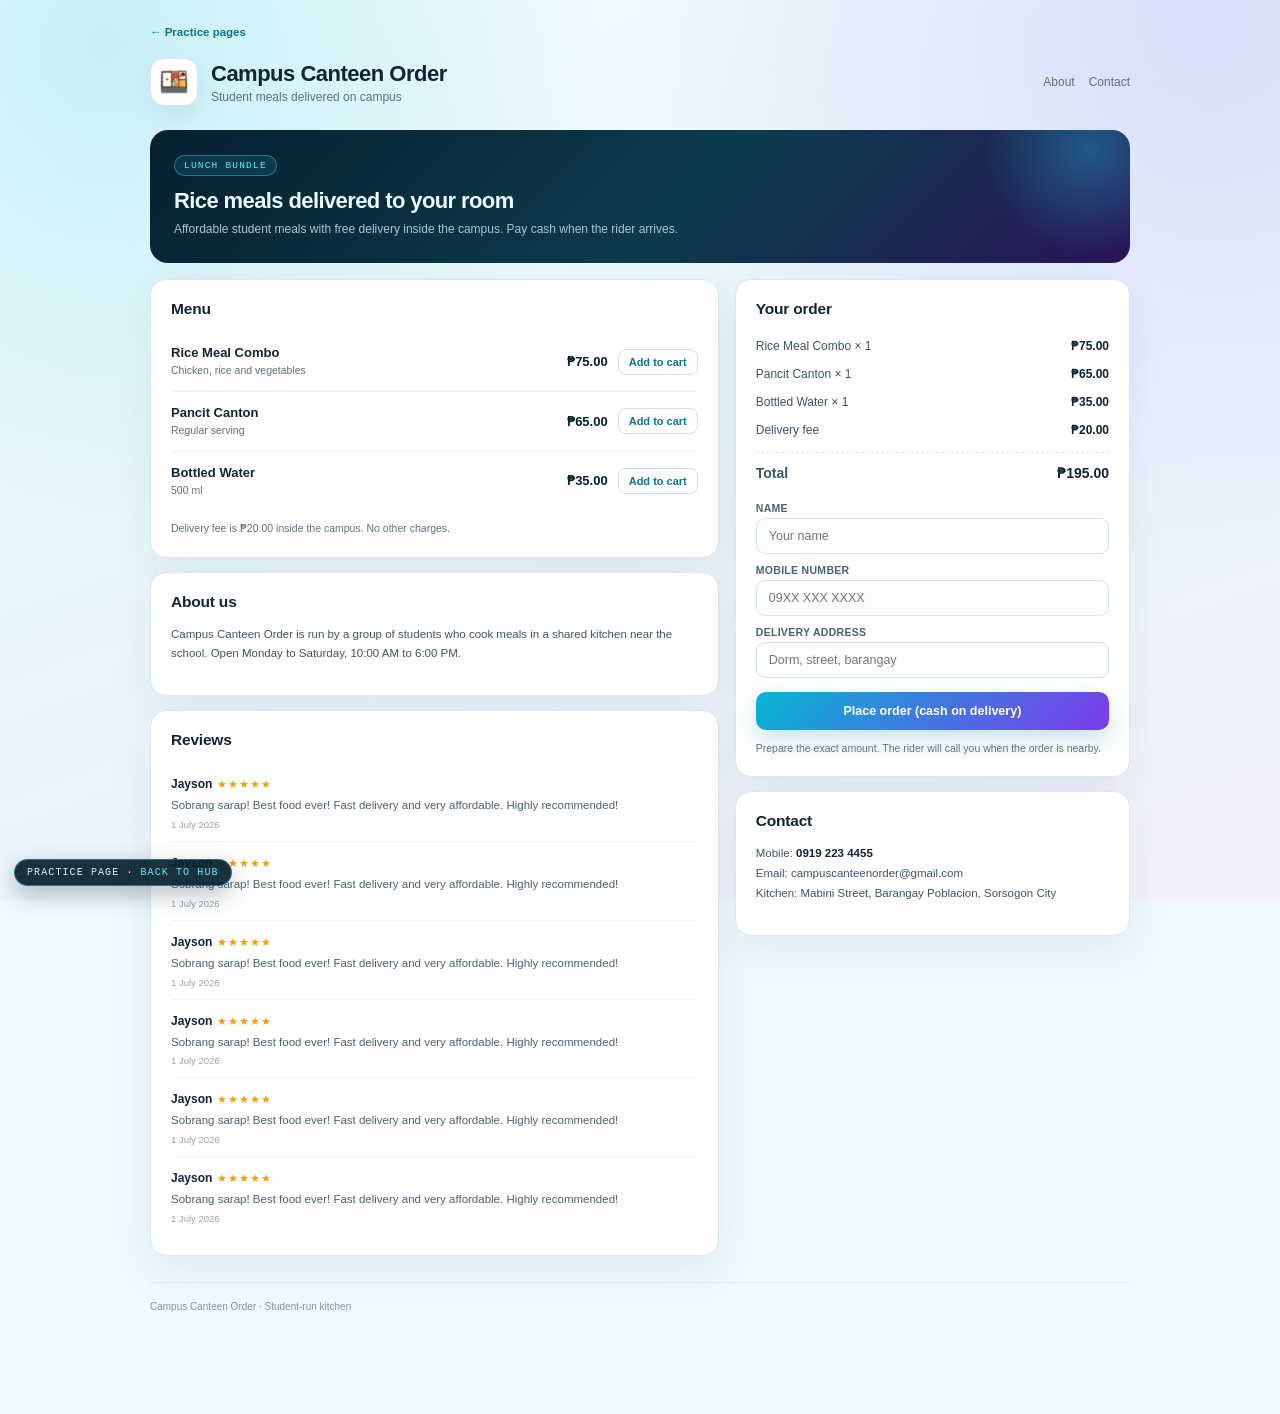
<file: pagsubok/pekeng-rebyu.html>
<!DOCTYPE html>
<html lang="en">
<head>
  <meta charset="utf-8" />
  <meta name="viewport" content="width=device-width, initial-scale=1" />
  <title>Campus Canteen Order - Online Delivery</title>
  <link rel="stylesheet" href="estilo/pagsubok.css" />
  <link rel="icon" href="data:," />
</head>
<body>
  <div class="pk-wrap">
    <a class="pk-back" href="index.html">← Practice pages</a>

    <header class="pk-top">
      <div class="pk-logo">🍱</div>
      <div>
        <h1>Campus Canteen Order</h1>
        <p>Student meals delivered on campus</p>
      </div>
      <nav class="pk-nav">
        <a href="#about">About</a>
        <a href="#contact">Contact</a>
      </nav>
    </header>

    <section class="pk-hero">
      <span class="pk-tag">Lunch bundle</span>
      <h2>Rice meals delivered to your room</h2>
      <p>Affordable student meals with free delivery inside the campus. Pay cash when the rider arrives.</p>
    </section>

    <div class="pk-grid">
      <div>
        <div class="pk-card">
          <h2>Menu</h2>
          <div data-menu>
            <div class="pk-item" data-menu-price="75">
              <div><b>Rice Meal Combo</b><small>Chicken, rice and vegetables</small></div>
              <div style="display:flex;align-items:center;gap:10px">
                <span class="pk-price">₱75.00</span>
                <button class="pk-add" type="button">Add to cart</button>
              </div>
            </div>
            <div class="pk-item" data-menu-price="65">
              <div><b>Pancit Canton</b><small>Regular serving</small></div>
              <div style="display:flex;align-items:center;gap:10px">
                <span class="pk-price">₱65.00</span>
                <button class="pk-add" type="button">Add to cart</button>
              </div>
            </div>
            <div class="pk-item" data-menu-price="35">
              <div><b>Bottled Water</b><small>500 ml</small></div>
              <div style="display:flex;align-items:center;gap:10px">
                <span class="pk-price">₱35.00</span>
                <button class="pk-add" type="button">Add to cart</button>
              </div>
            </div>
          </div>
          <p class="pk-note">Delivery fee is ₱20.00 inside the campus. No other charges.</p>
        </div>

        <div class="pk-card" id="about">
          <h2>About us</h2>
          <p class="pk-info">Campus Canteen Order is run by a group of students who cook meals in a shared kitchen near the school. Open Monday to Saturday, 10:00 AM to 6:00 PM.</p>
        </div>

        <div class="pk-card">
          <h2>Reviews</h2>
          <div data-review data-rating="5" data-review-time="2026-07-01T11:00:00+08:00" class="pk-review">
            <b>Jayson</b><span class="pk-stars">★★★★★</span>
            <p>Sobrang sarap! Best food ever! Fast delivery and very affordable. Highly recommended!</p>
            <time>1 July 2026</time>
          </div>
          <div data-review data-rating="5" data-review-time="2026-07-01T11:04:00+08:00" class="pk-review">
            <b>Jayson</b><span class="pk-stars">★★★★★</span>
            <p>Sobrang sarap! Best food ever! Fast delivery and very affordable. Highly recommended!</p>
            <time>1 July 2026</time>
          </div>
          <div data-review data-rating="5" data-review-time="2026-07-01T11:09:00+08:00" class="pk-review">
            <b>Jayson</b><span class="pk-stars">★★★★★</span>
            <p>Sobrang sarap! Best food ever! Fast delivery and very affordable. Highly recommended!</p>
            <time>1 July 2026</time>
          </div>
          <div data-review data-rating="5" data-review-time="2026-07-01T11:15:00+08:00" class="pk-review">
            <b>Jayson</b><span class="pk-stars">★★★★★</span>
            <p>Sobrang sarap! Best food ever! Fast delivery and very affordable. Highly recommended!</p>
            <time>1 July 2026</time>
          </div>
          <div data-review data-rating="5" data-review-time="2026-07-01T11:21:00+08:00" class="pk-review">
            <b>Jayson</b><span class="pk-stars">★★★★★</span>
            <p>Sobrang sarap! Best food ever! Fast delivery and very affordable. Highly recommended!</p>
            <time>1 July 2026</time>
          </div>
          <div data-review data-rating="5" data-review-time="2026-07-01T11:28:00+08:00" class="pk-review">
            <b>Jayson</b><span class="pk-stars">★★★★★</span>
            <p>Sobrang sarap! Best food ever! Fast delivery and very affordable. Highly recommended!</p>
            <time>1 July 2026</time>
          </div>
        </div>
      </div>

      <aside>
        <div class="pk-card" data-checkout>
          <h2>Your order</h2>
          <div class="pk-row"><span>Rice Meal Combo × 1</span><span data-checkout-price="75">₱75.00</span></div>
          <div class="pk-row"><span>Pancit Canton × 1</span><span data-checkout-price="65">₱65.00</span></div>
          <div class="pk-row"><span>Bottled Water × 1</span><span data-checkout-price="35">₱35.00</span></div>
          <div class="pk-row"><span>Delivery fee</span><span>₱20.00</span></div>
          <div class="pk-row pk-total"><span>Total</span><span>₱195.00</span></div>

          <div style="margin-top:14px">
            <label class="pk-field">
              <span>Name</span>
              <input type="text" name="customer_name" placeholder="Your name" />
            </label>
            <label class="pk-field">
              <span>Mobile number</span>
              <input type="tel" name="customer_phone" placeholder="09XX XXX XXXX" />
            </label>
            <label class="pk-field">
              <span>Delivery address</span>
              <input type="text" name="delivery_address" placeholder="Dorm, street, barangay" />
            </label>
          </div>

          <button class="pk-btn" type="button">Place order (cash on delivery)</button>
          <p class="pk-note">Prepare the exact amount. The rider will call you when the order is nearby.</p>
        </div>

        <div class="pk-card" id="contact">
          <h2>Contact</h2>
          <p class="pk-info">
            Mobile: <b>0919 223 4455</b><br />
            Email: campuscanteenorder@gmail.com<br />
            Kitchen: Mabini Street, Barangay Poblacion, Sorsogon City
          </p>
        </div>
      </aside>
    </div>

    <p class="pk-fine">Campus Canteen Order · Student-run kitchen</p>
  </div>

  <div class="pk-practice">Practice page · <a href="index.html">back to hub</a></div>
</body>
</html>
</file>
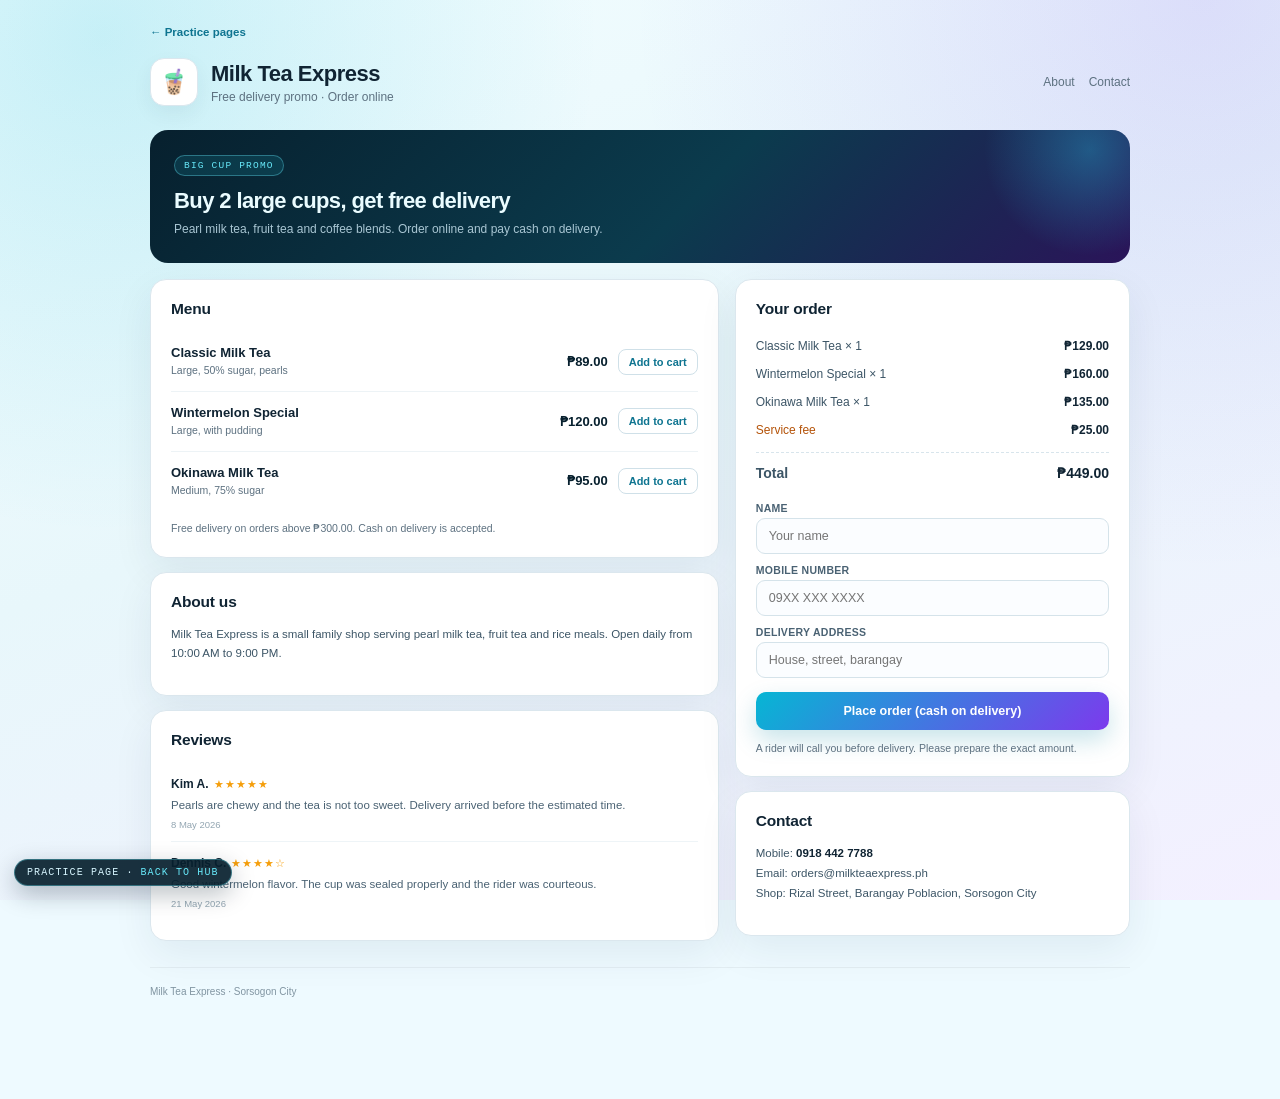
<file: pagsubok/presyong-panlinlang.html>
<!DOCTYPE html>
<html lang="en">
<head>
  <meta charset="utf-8" />
  <meta name="viewport" content="width=device-width, initial-scale=1" />
  <title>Milk Tea Express - Order Online</title>
  <link rel="stylesheet" href="estilo/pagsubok.css" />
  <link rel="icon" href="data:," />
</head>
<body>
  <div class="pk-wrap">
    <a class="pk-back" href="index.html">← Practice pages</a>

    <header class="pk-top">
      <div class="pk-logo">🧋</div>
      <div>
        <h1>Milk Tea Express</h1>
        <p>Free delivery promo · Order online</p>
      </div>
      <nav class="pk-nav">
        <a href="#about">About</a>
        <a href="#contact">Contact</a>
      </nav>
    </header>

    <section class="pk-hero">
      <span class="pk-tag">Big cup promo</span>
      <h2>Buy 2 large cups, get free delivery</h2>
      <p>Pearl milk tea, fruit tea and coffee blends. Order online and pay cash on delivery.</p>
    </section>

    <div class="pk-grid">
      <div>
        <div class="pk-card">
          <h2>Menu</h2>
          <div data-menu>
            <div class="pk-item" data-menu-price="89">
              <div><b>Classic Milk Tea</b><small>Large, 50% sugar, pearls</small></div>
              <div style="display:flex;align-items:center;gap:10px">
                <span class="pk-price">₱89.00</span>
                <button class="pk-add" type="button">Add to cart</button>
              </div>
            </div>
            <div class="pk-item" data-menu-price="120">
              <div><b>Wintermelon Special</b><small>Large, with pudding</small></div>
              <div style="display:flex;align-items:center;gap:10px">
                <span class="pk-price">₱120.00</span>
                <button class="pk-add" type="button">Add to cart</button>
              </div>
            </div>
            <div class="pk-item" data-menu-price="95">
              <div><b>Okinawa Milk Tea</b><small>Medium, 75% sugar</small></div>
              <div style="display:flex;align-items:center;gap:10px">
                <span class="pk-price">₱95.00</span>
                <button class="pk-add" type="button">Add to cart</button>
              </div>
            </div>
          </div>
          <p class="pk-note">Free delivery on orders above ₱300.00. Cash on delivery is accepted.</p>
        </div>

        <div class="pk-card" id="about">
          <h2>About us</h2>
          <p class="pk-info">Milk Tea Express is a small family shop serving pearl milk tea, fruit tea and rice meals. Open daily from 10:00 AM to 9:00 PM.</p>
        </div>

        <div class="pk-card">
          <h2>Reviews</h2>
          <div data-review data-rating="5" data-review-time="2026-05-08T14:00:00+08:00" class="pk-review">
            <b>Kim A.</b><span class="pk-stars">★★★★★</span>
            <p>Pearls are chewy and the tea is not too sweet. Delivery arrived before the estimated time.</p>
            <time>8 May 2026</time>
          </div>
          <div data-review data-rating="4" data-review-time="2026-05-21T16:30:00+08:00" class="pk-review">
            <b>Dennis C.</b><span class="pk-stars">★★★★☆</span>
            <p>Good wintermelon flavor. The cup was sealed properly and the rider was courteous.</p>
            <time>21 May 2026</time>
          </div>
        </div>
      </div>

      <aside>
        <div class="pk-card" data-checkout>
          <h2>Your order</h2>
          <div class="pk-row"><span>Classic Milk Tea × 1</span><span data-checkout-price="129">₱129.00</span></div>
          <div class="pk-row"><span>Wintermelon Special × 1</span><span data-checkout-price="160">₱160.00</span></div>
          <div class="pk-row"><span>Okinawa Milk Tea × 1</span><span data-checkout-price="135">₱135.00</span></div>
          <div class="pk-row pk-fee"><span>Service fee</span><span>₱25.00</span></div>
          <div class="pk-row pk-total"><span>Total</span><span>₱449.00</span></div>

          <div style="margin-top:14px">
            <label class="pk-field">
              <span>Name</span>
              <input type="text" name="customer_name" placeholder="Your name" />
            </label>
            <label class="pk-field">
              <span>Mobile number</span>
              <input type="tel" name="customer_phone" placeholder="09XX XXX XXXX" />
            </label>
            <label class="pk-field">
              <span>Delivery address</span>
              <input type="text" name="delivery_address" placeholder="House, street, barangay" />
            </label>
          </div>

          <button class="pk-btn" type="button">Place order (cash on delivery)</button>
          <p class="pk-note">A rider will call you before delivery. Please prepare the exact amount.</p>
        </div>

        <div class="pk-card" id="contact">
          <h2>Contact</h2>
          <p class="pk-info">
            Mobile: <b>0918 442 7788</b><br />
            Email: orders@milkteaexpress.ph<br />
            Shop: Rizal Street, Barangay Poblacion, Sorsogon City
          </p>
        </div>
      </aside>
    </div>

    <p class="pk-fine">Milk Tea Express · Sorsogon City</p>
  </div>

  <div class="pk-practice">Practice page · <a href="index.html">back to hub</a></div>
</body>
</html>
</file>
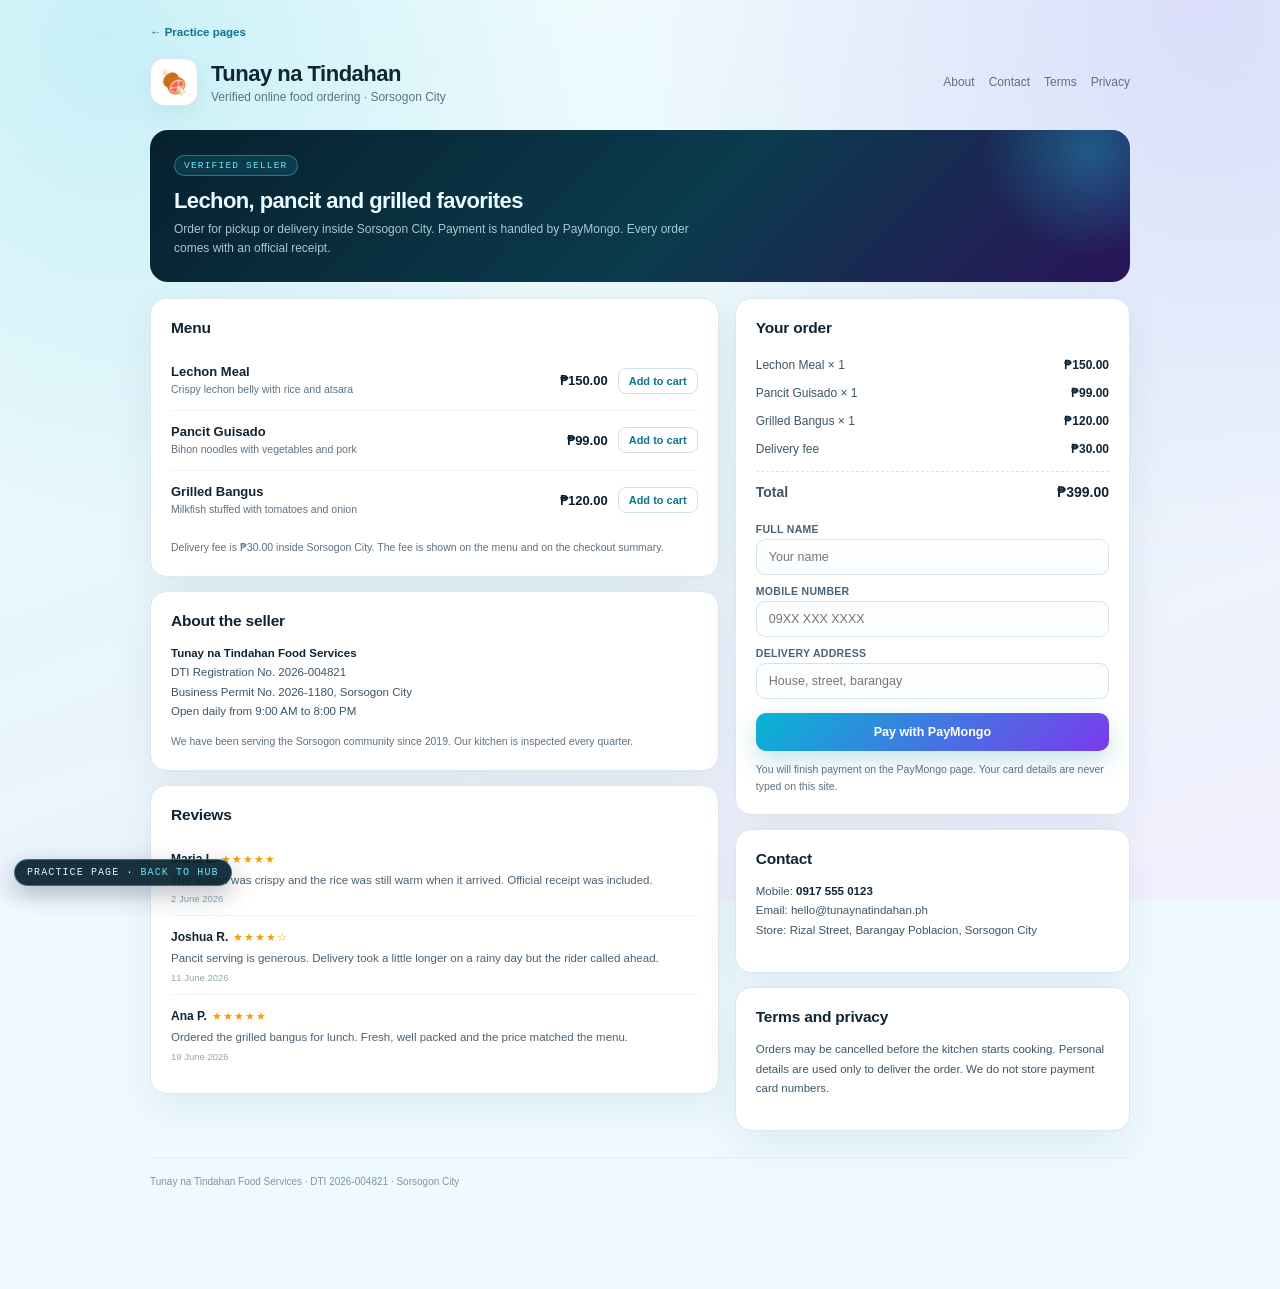
<file: pagsubok/tunay-tindahan.html>
<!DOCTYPE html>
<html lang="en">
<head>
  <meta charset="utf-8" />
  <meta name="viewport" content="width=device-width, initial-scale=1" />
  <title>Tunay na Tindahan - Order Online</title>
  <link rel="stylesheet" href="estilo/pagsubok.css" />
  <link rel="icon" href="data:," />
</head>
<body>
  <div class="pk-wrap">
    <a class="pk-back" href="index.html">← Practice pages</a>

    <header class="pk-top">
      <div class="pk-logo">🍖</div>
      <div>
        <h1>Tunay na Tindahan</h1>
        <p>Verified online food ordering · Sorsogon City</p>
      </div>
      <nav class="pk-nav">
        <a href="#about">About</a>
        <a href="#contact">Contact</a>
        <a href="#terms">Terms</a>
        <a href="#privacy">Privacy</a>
      </nav>
    </header>

    <section class="pk-hero">
      <span class="pk-tag">Verified seller</span>
      <h2>Lechon, pancit and grilled favorites</h2>
      <p>Order for pickup or delivery inside Sorsogon City. Payment is handled by PayMongo. Every order comes with an official receipt.</p>
    </section>

    <div class="pk-grid">
      <div>
        <div class="pk-card">
          <h2>Menu</h2>
          <div data-menu>
            <div class="pk-item" data-menu-price="150">
              <div>
                <b>Lechon Meal</b>
                <small>Crispy lechon belly with rice and atsara</small>
              </div>
              <div style="display:flex;align-items:center;gap:10px">
                <span class="pk-price">₱150.00</span>
                <button class="pk-add" type="button">Add to cart</button>
              </div>
            </div>
            <div class="pk-item" data-menu-price="99">
              <div>
                <b>Pancit Guisado</b>
                <small>Bihon noodles with vegetables and pork</small>
              </div>
              <div style="display:flex;align-items:center;gap:10px">
                <span class="pk-price">₱99.00</span>
                <button class="pk-add" type="button">Add to cart</button>
              </div>
            </div>
            <div class="pk-item" data-menu-price="120">
              <div>
                <b>Grilled Bangus</b>
                <small>Milkfish stuffed with tomatoes and onion</small>
              </div>
              <div style="display:flex;align-items:center;gap:10px">
                <span class="pk-price">₱120.00</span>
                <button class="pk-add" type="button">Add to cart</button>
              </div>
            </div>
          </div>
          <p class="pk-note">Delivery fee is ₱30.00 inside Sorsogon City. The fee is shown on the menu and on the checkout summary.</p>
        </div>

        <div class="pk-card" id="about">
          <h2>About the seller</h2>
          <p class="pk-info">
            <b>Tunay na Tindahan Food Services</b><br />
            DTI Registration No. 2026-004821<br />
            Business Permit No. 2026-1180, Sorsogon City<br />
            Open daily from 9:00 AM to 8:00 PM
          </p>
          <p class="pk-note">We have been serving the Sorsogon community since 2019. Our kitchen is inspected every quarter.</p>
        </div>

        <div class="pk-card">
          <h2>Reviews</h2>
          <div data-review data-rating="5" data-review-time="2026-06-02T10:00:00+08:00" class="pk-review">
            <b>Maria L.</b><span class="pk-stars">★★★★★</span>
            <p>The lechon was crispy and the rice was still warm when it arrived. Official receipt was included.</p>
            <time>2 June 2026</time>
          </div>
          <div data-review data-rating="4" data-review-time="2026-06-11T18:20:00+08:00" class="pk-review">
            <b>Joshua R.</b><span class="pk-stars">★★★★☆</span>
            <p>Pancit serving is generous. Delivery took a little longer on a rainy day but the rider called ahead.</p>
            <time>11 June 2026</time>
          </div>
          <div data-review data-rating="5" data-review-time="2026-06-19T12:40:00+08:00" class="pk-review">
            <b>Ana P.</b><span class="pk-stars">★★★★★</span>
            <p>Ordered the grilled bangus for lunch. Fresh, well packed and the price matched the menu.</p>
            <time>19 June 2026</time>
          </div>
        </div>
      </div>

      <aside>
        <div class="pk-card" data-checkout>
          <h2>Your order</h2>
          <div class="pk-row"><span>Lechon Meal × 1</span><span data-checkout-price="150">₱150.00</span></div>
          <div class="pk-row"><span>Pancit Guisado × 1</span><span data-checkout-price="99">₱99.00</span></div>
          <div class="pk-row"><span>Grilled Bangus × 1</span><span data-checkout-price="120">₱120.00</span></div>
          <div class="pk-row"><span>Delivery fee</span><span>₱30.00</span></div>
          <div class="pk-row pk-total"><span>Total</span><span>₱399.00</span></div>

          <div style="margin-top:16px">
            <label class="pk-field">
              <span>Full name</span>
              <input type="text" name="customer_name" placeholder="Your name" />
            </label>
            <label class="pk-field">
              <span>Mobile number</span>
              <input type="tel" name="customer_phone" placeholder="09XX XXX XXXX" />
            </label>
            <label class="pk-field">
              <span>Delivery address</span>
              <input type="text" name="delivery_address" placeholder="House, street, barangay" />
            </label>
          </div>

          <a class="pk-btn" href="https://paymongo.com" target="_blank" rel="noopener">Pay with PayMongo</a>
          <p class="pk-note">You will finish payment on the PayMongo page. Your card details are never typed on this site.</p>
        </div>

        <div class="pk-card" id="contact">
          <h2>Contact</h2>
          <p class="pk-info">
            Mobile: <b>0917 555 0123</b><br />
            Email: hello@tunaynatindahan.ph<br />
            Store: Rizal Street, Barangay Poblacion, Sorsogon City
          </p>
        </div>

        <div class="pk-card" id="terms">
          <h2>Terms and privacy</h2>
          <p class="pk-info">Orders may be cancelled before the kitchen starts cooking. Personal details are used only to deliver the order. We do not store payment card numbers.</p>
        </div>
      </aside>
    </div>

    <p class="pk-fine">Tunay na Tindahan Food Services · DTI 2026-004821 · Sorsogon City</p>
  </div>

  <div class="pk-practice">Practice page · <a href="index.html">back to hub</a></div>
</body>
</html>
</file>
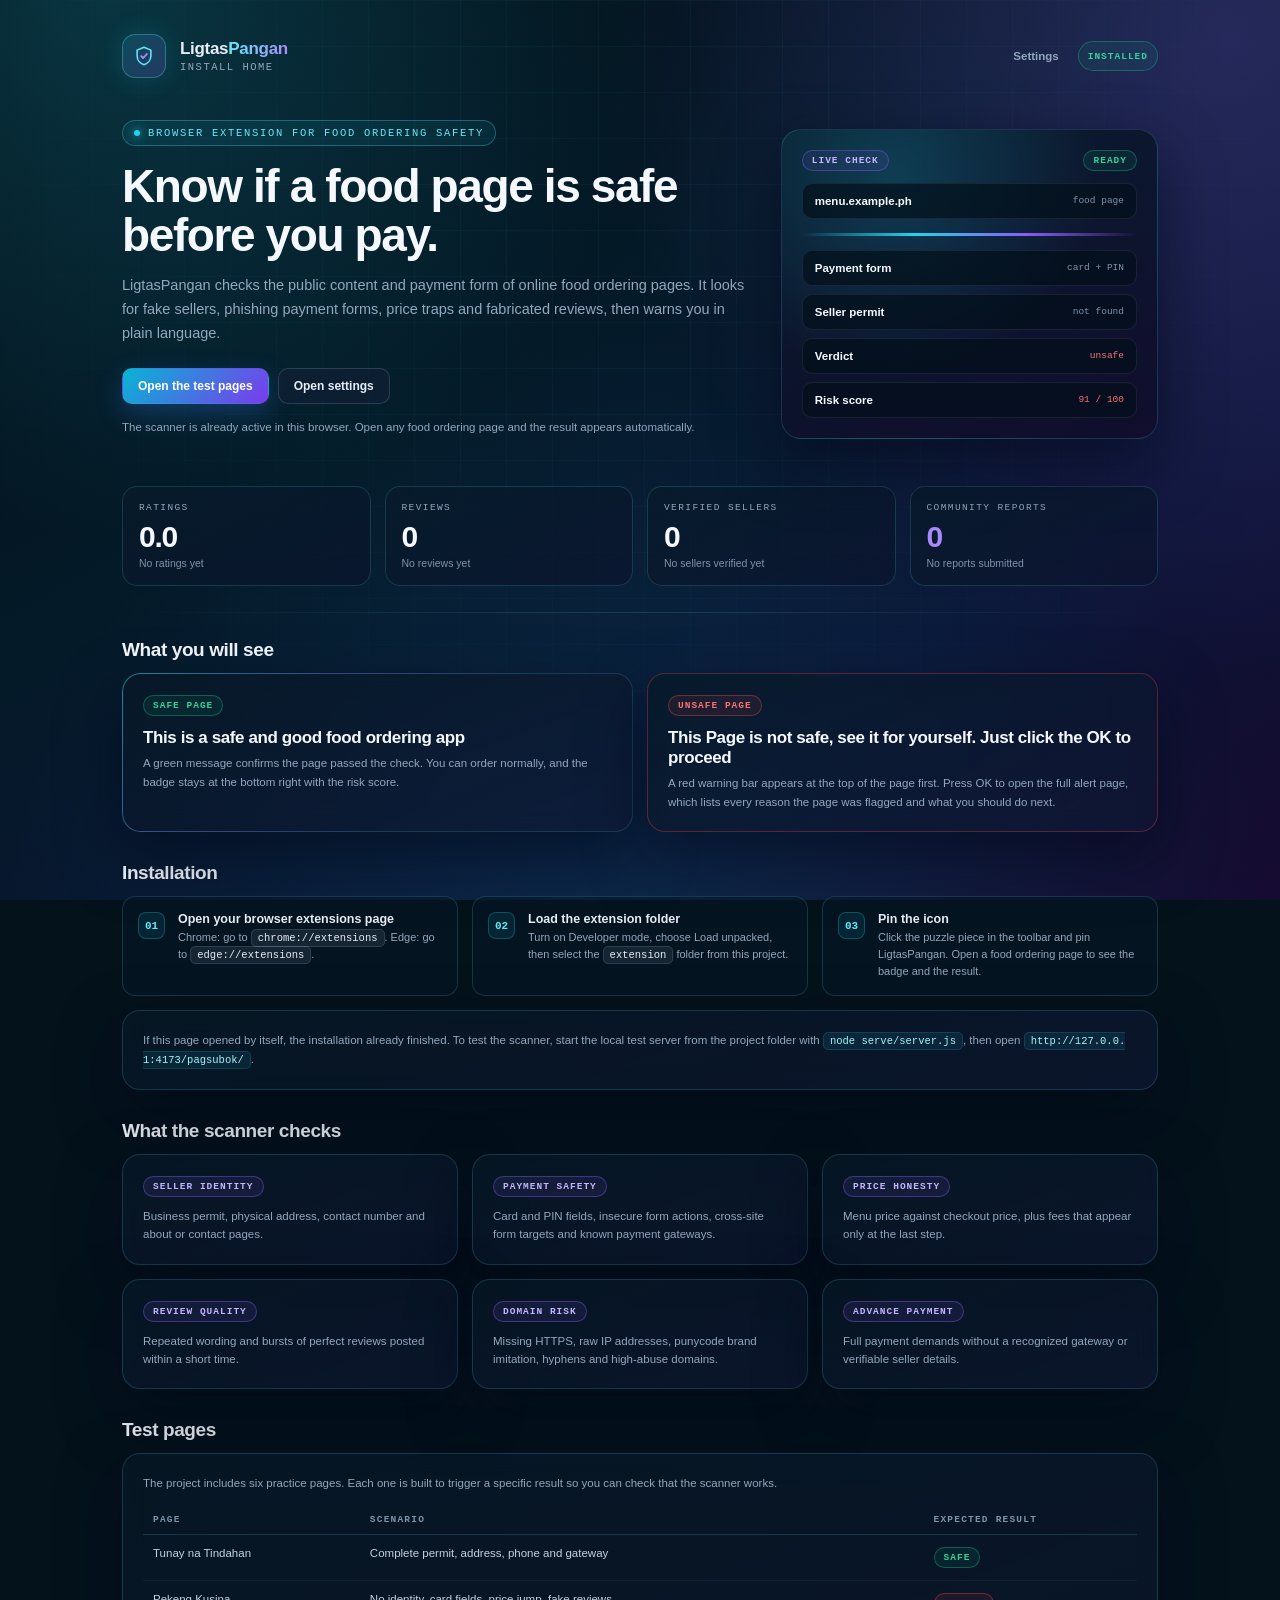
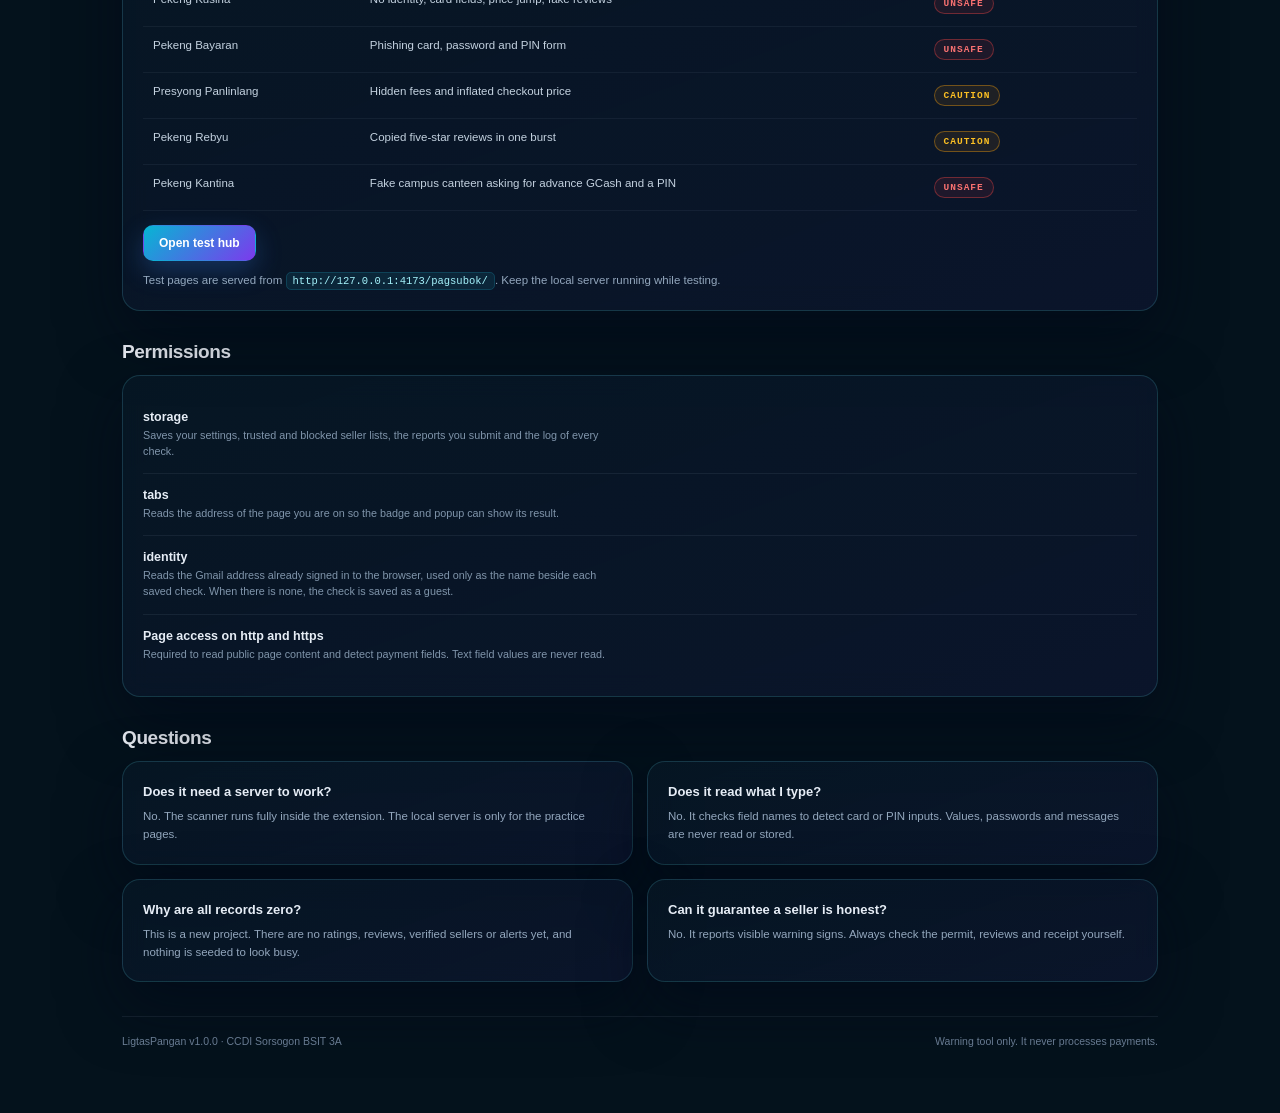
<file: extension/pahina/giya.html>
<!DOCTYPE html>
<html lang="en">
<head>
  <meta charset="utf-8" />
  <meta name="viewport" content="width=device-width, initial-scale=1" />
  <title>LigtasPangan - Install Home</title>
  <link rel="stylesheet" href="../estilo/itsura.css" />
  <link rel="icon" href="data:," />
</head>
<body>
  <div class="lp-shell">
    <header class="lp-topbar">
      <div class="lp-mark">
        <svg viewBox="0 0 24 24" width="22" height="22" aria-hidden="true">
          <path d="M12 2.5 4.5 5.6v6.1c0 4.6 3.1 8.6 7.5 9.8 4.4-1.2 7.5-5.2 7.5-9.8V5.6L12 2.5Z" fill="none" stroke="#67e8f9" stroke-width="1.7" stroke-linejoin="round" />
          <path d="m8.9 12.1 2.1 2.1 4.2-4.4" fill="none" stroke="#a78bfa" stroke-width="2" stroke-linecap="round" stroke-linejoin="round" />
        </svg>
      </div>
      <div>
        <div class="lp-brandname">Ligtas<span>Pangan</span></div>
        <div class="lp-brandsub">install home</div>
      </div>
      <nav class="lp-nav">
        <a href="pilian.html">Settings</a>
        <span class="lp-badge lp-badge--safe" id="lp-install-state">Installed</span>
      </nav>
    </header>

    <section class="lp-hero">
      <div>
        <span class="lp-eyebrow"><i></i> Browser extension for food ordering safety</span>
        <h1 style="margin-top:16px">Know if a food page is safe before you pay.</h1>
        <p class="lp-lead">LigtasPangan checks the public content and payment form of online food ordering pages. It looks for fake sellers, phishing payment forms, price traps and fabricated reviews, then warns you in plain language.</p>
        <div class="lp-hero__actions">
          <button class="lp-btn lp-btn--primary" id="lp-open-tests" type="button">Open the test pages</button>
          <button class="lp-btn" id="lp-open-settings" type="button">Open settings</button>
        </div>
        <p class="lp-note" style="margin-top:14px">The scanner is already active in this browser. Open any food ordering page and the result appears automatically.</p>
      </div>
      <div class="lp-visual">
        <div style="display:flex;align-items:center;justify-content:space-between;margin-bottom:12px">
          <span class="lp-badge lp-badge--violet">Live check</span>
          <span class="lp-badge lp-badge--safe">Ready</span>
        </div>
        <div class="lp-visual__row"><b>menu.example.ph</b><span>food page</span></div>
        <div class="lp-scanline"></div>
        <div class="lp-visual__row"><b>Payment form</b><span>card + PIN</span></div>
        <div class="lp-visual__row"><b>Seller permit</b><span>not found</span></div>
        <div class="lp-visual__row"><b>Verdict</b><span style="color:#f87171">unsafe</span></div>
        <div class="lp-visual__row"><b>Risk score</b><span style="color:#f87171">91 / 100</span></div>
      </div>
    </section>

    <div class="lp-grid lp-grid--4" style="margin-top:30px">
      <div class="lp-stat">
        <div class="lp-stat__label">Ratings</div>
        <div class="lp-stat__value">0.0</div>
        <div class="lp-stat__hint">No ratings yet</div>
      </div>
      <div class="lp-stat">
        <div class="lp-stat__label">Reviews</div>
        <div class="lp-stat__value">0</div>
        <div class="lp-stat__hint">No reviews yet</div>
      </div>
      <div class="lp-stat">
        <div class="lp-stat__label">Verified sellers</div>
        <div class="lp-stat__value">0</div>
        <div class="lp-stat__hint">No sellers verified yet</div>
      </div>
      <div class="lp-stat">
        <div class="lp-stat__label">Community reports</div>
        <div class="lp-stat__value violet" id="lp-home-reports">0</div>
        <div class="lp-stat__hint">No reports submitted</div>
      </div>
    </div>

    <hr class="lp-divider" />

    <h2 style="margin-top:0">What you will see</h2>
    <div class="lp-grid lp-grid--2">
      <div class="lp-card lp-card--glow">
        <span class="lp-badge lp-badge--safe">Safe page</span>
        <h3 style="margin:12px 0 6px;font-size:17px">This is a safe and good food ordering app</h3>
        <p class="lp-note" style="margin:0">A green message confirms the page passed the check. You can order normally, and the badge stays at the bottom right with the risk score.</p>
      </div>
      <div class="lp-card" style="border-color:rgba(239,68,68,0.32)">
        <span class="lp-badge lp-badge--danger">Unsafe page</span>
        <h3 style="margin:12px 0 6px;font-size:17px">This Page is not safe, see it for yourself. Just click the OK to proceed</h3>
        <p class="lp-note" style="margin:0">A red warning bar appears at the top of the page first. Press OK to open the full alert page, which lists every reason the page was flagged and what you should do next.</p>
      </div>
    </div>

    <h2>Installation</h2>
    <div class="lp-grid lp-grid--3">
      <div class="lp-step">
        <div class="lp-step__num">01</div>
        <div>
          <b>Open your browser extensions page</b>
          <p>Chrome: go to <span class="lp-kbd">chrome://extensions</span>. Edge: go to <span class="lp-kbd">edge://extensions</span>.</p>
        </div>
      </div>
      <div class="lp-step">
        <div class="lp-step__num">02</div>
        <div>
          <b>Load the extension folder</b>
          <p>Turn on Developer mode, choose Load unpacked, then select the <span class="lp-kbd">extension</span> folder from this project.</p>
        </div>
      </div>
      <div class="lp-step">
        <div class="lp-step__num">03</div>
        <div>
          <b>Pin the icon</b>
          <p>Click the puzzle piece in the toolbar and pin LigtasPangan. Open a food ordering page to see the badge and the result.</p>
        </div>
      </div>
    </div>

    <div class="lp-card" style="margin-top:14px">
      <p class="lp-note" style="margin:0">If this page opened by itself, the installation already finished. To test the scanner, start the local test server from the project folder with <span class="lp-code">node serve/server.js</span>, then open <span class="lp-code">http://127.0.0.1:4173/pagsubok/</span>.</p>
    </div>

    <h2>What the scanner checks</h2>
    <div class="lp-grid lp-grid--3">
      <div class="lp-card">
        <span class="lp-badge lp-badge--violet">Seller identity</span>
        <p class="lp-note" style="margin:10px 0 0">Business permit, physical address, contact number and about or contact pages.</p>
      </div>
      <div class="lp-card">
        <span class="lp-badge lp-badge--violet">Payment safety</span>
        <p class="lp-note" style="margin:10px 0 0">Card and PIN fields, insecure form actions, cross-site form targets and known payment gateways.</p>
      </div>
      <div class="lp-card">
        <span class="lp-badge lp-badge--violet">Price honesty</span>
        <p class="lp-note" style="margin:10px 0 0">Menu price against checkout price, plus fees that appear only at the last step.</p>
      </div>
      <div class="lp-card">
        <span class="lp-badge lp-badge--violet">Review quality</span>
        <p class="lp-note" style="margin:10px 0 0">Repeated wording and bursts of perfect reviews posted within a short time.</p>
      </div>
      <div class="lp-card">
        <span class="lp-badge lp-badge--violet">Domain risk</span>
        <p class="lp-note" style="margin:10px 0 0">Missing HTTPS, raw IP addresses, punycode brand imitation, hyphens and high-abuse domains.</p>
      </div>
      <div class="lp-card">
        <span class="lp-badge lp-badge--violet">Advance payment</span>
        <p class="lp-note" style="margin:10px 0 0">Full payment demands without a recognized gateway or verifiable seller details.</p>
      </div>
    </div>

    <h2>Test pages</h2>
    <div class="lp-card">
      <p class="lp-note" style="margin-top:0">The project includes six practice pages. Each one is built to trigger a specific result so you can check that the scanner works.</p>
      <table class="lp-table" style="margin-top:12px">
        <thead>
          <tr><th>Page</th><th>Scenario</th><th>Expected result</th></tr>
        </thead>
        <tbody>
          <tr><td>Tunay na Tindahan</td><td>Complete permit, address, phone and gateway</td><td><span class="lp-badge lp-badge--safe">Safe</span></td></tr>
          <tr><td>Pekeng Kusina</td><td>No identity, card fields, price jump, fake reviews</td><td><span class="lp-badge lp-badge--danger">Unsafe</span></td></tr>
          <tr><td>Pekeng Bayaran</td><td>Phishing card, password and PIN form</td><td><span class="lp-badge lp-badge--danger">Unsafe</span></td></tr>
          <tr><td>Presyong Panlinlang</td><td>Hidden fees and inflated checkout price</td><td><span class="lp-badge lp-badge--caution">Caution</span></td></tr>
          <tr><td>Pekeng Rebyu</td><td>Copied five-star reviews in one burst</td><td><span class="lp-badge lp-badge--caution">Caution</span></td></tr>
          <tr><td>Pekeng Kantina</td><td>Fake campus canteen asking for advance GCash and a PIN</td><td><span class="lp-badge lp-badge--danger">Unsafe</span></td></tr>
        </tbody>
      </table>
      <div style="display:flex;gap:8px;margin-top:14px">
        <button class="lp-btn lp-btn--primary" id="lp-open-tests-2" type="button">Open test hub</button>
      </div>
      <p class="lp-note" style="margin:10px 0 0">Test pages are served from <span class="lp-code">http://127.0.0.1:4173/pagsubok/</span>. Keep the local server running while testing.</p>
    </div>

    <h2>Permissions</h2>
    <div class="lp-card">
      <div class="lp-field">
        <div>
          <div class="lp-field__label">storage</div>
          <div class="lp-field__hint">Saves your settings, trusted and blocked seller lists, the reports you submit and the log of every check.</div>
        </div>
      </div>
      <div class="lp-field">
        <div>
          <div class="lp-field__label">tabs</div>
          <div class="lp-field__hint">Reads the address of the page you are on so the badge and popup can show its result.</div>
        </div>
      </div>
      <div class="lp-field">
        <div>
          <div class="lp-field__label">identity</div>
          <div class="lp-field__hint">Reads the Gmail address already signed in to the browser, used only as the name beside each saved check. When there is none, the check is saved as a guest.</div>
        </div>
      </div>
      <div class="lp-field" style="border-bottom:0">
        <div>
          <div class="lp-field__label">Page access on http and https</div>
          <div class="lp-field__hint">Required to read public page content and detect payment fields. Text field values are never read.</div>
        </div>
      </div>
    </div>

    <h2>Questions</h2>
    <div class="lp-grid lp-grid--2">
      <div class="lp-card">
        <b style="font-size:13px">Does it need a server to work?</b>
        <p class="lp-note" style="margin:7px 0 0">No. The scanner runs fully inside the extension. The local server is only for the practice pages.</p>
      </div>
      <div class="lp-card">
        <b style="font-size:13px">Does it read what I type?</b>
        <p class="lp-note" style="margin:7px 0 0">No. It checks field names to detect card or PIN inputs. Values, passwords and messages are never read or stored.</p>
      </div>
      <div class="lp-card">
        <b style="font-size:13px">Why are all records zero?</b>
        <p class="lp-note" style="margin:7px 0 0">This is a new project. There are no ratings, reviews, verified sellers or alerts yet, and nothing is seeded to look busy.</p>
      </div>
      <div class="lp-card">
        <b style="font-size:13px">Can it guarantee a seller is honest?</b>
        <p class="lp-note" style="margin:7px 0 0">No. It reports visible warning signs. Always check the permit, reviews and receipt yourself.</p>
      </div>
    </div>

    <footer class="lp-footer">
      <span>LigtasPangan v1.0.0 · CCDI Sorsogon BSIT 3A</span>
      <span>Warning tool only. It never processes payments.</span>
    </footer>
  </div>

  <script src="../pinulongan/giya.js"></script>
</body>
</html>
</file>
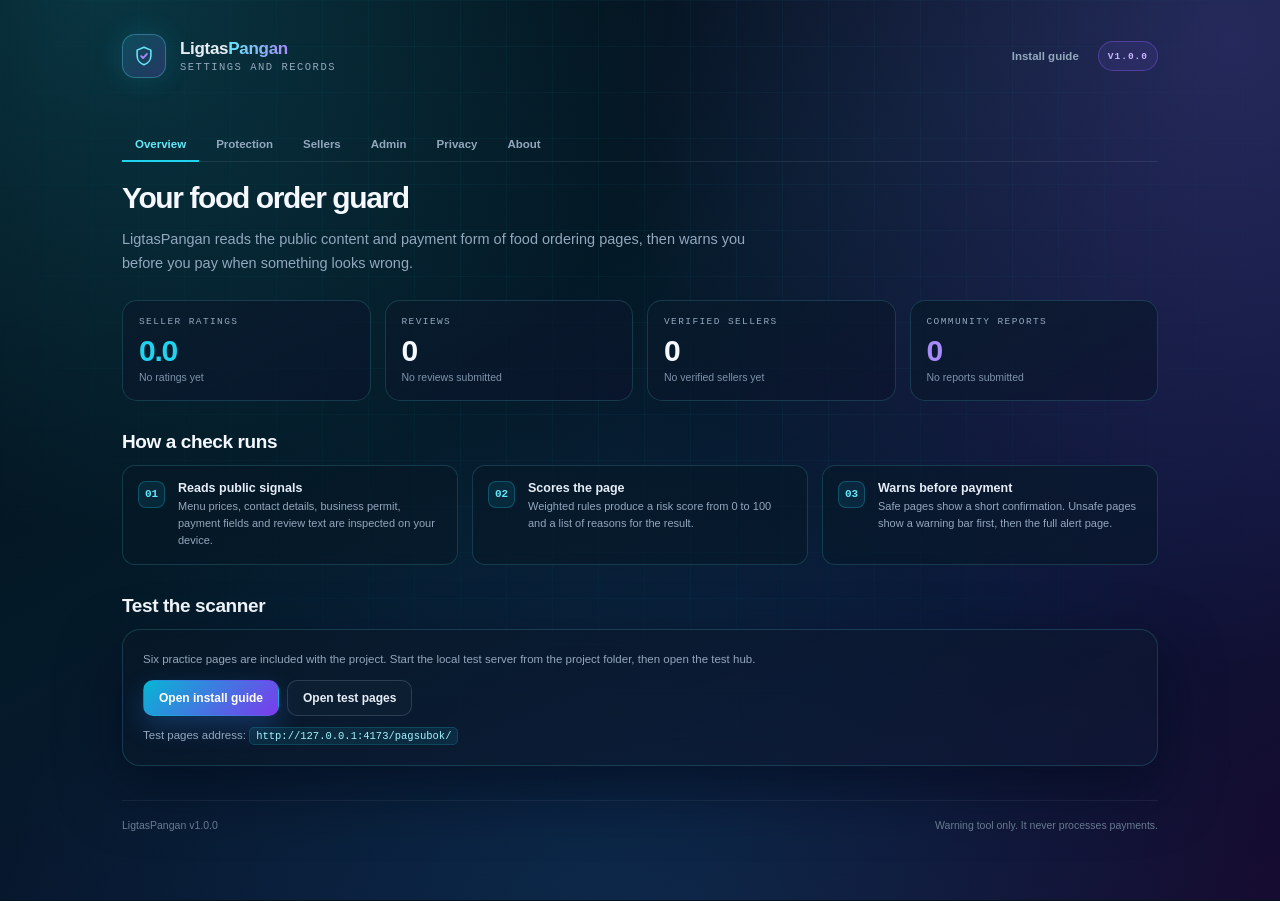
<file: extension/pahina/pilian.html>
<!DOCTYPE html>
<html lang="en">
<head>
  <meta charset="utf-8" />
  <meta name="viewport" content="width=device-width, initial-scale=1" />
  <title>LigtasPangan - Settings</title>
  <link rel="stylesheet" href="../estilo/itsura.css" />
  <link rel="icon" href="data:," />
</head>
<body>
  <div class="lp-shell">
    <header class="lp-topbar">
      <div class="lp-mark">
        <svg viewBox="0 0 24 24" width="22" height="22" aria-hidden="true">
          <path d="M12 2.5 4.5 5.6v6.1c0 4.6 3.1 8.6 7.5 9.8 4.4-1.2 7.5-5.2 7.5-9.8V5.6L12 2.5Z" fill="none" stroke="#67e8f9" stroke-width="1.7" stroke-linejoin="round" />
          <path d="m8.9 12.1 2.1 2.1 4.2-4.4" fill="none" stroke="#a78bfa" stroke-width="2" stroke-linecap="round" stroke-linejoin="round" />
        </svg>
      </div>
      <div>
        <div class="lp-brandname">Ligtas<span>Pangan</span></div>
        <div class="lp-brandsub">settings and records</div>
      </div>
      <nav class="lp-nav">
        <a href="giya.html">Install guide</a>
        <span class="lp-badge lp-badge--violet" id="lp-version">v1.0.0</span>
      </nav>
    </header>

    <div class="lp-tabs" role="tablist">
      <button class="lp-tab active" data-tab="overview" role="tab">Overview</button>
      <button class="lp-tab" data-tab="protection" role="tab">Protection</button>
      <button class="lp-tab" data-tab="sellers" role="tab">Sellers</button>
      <button class="lp-tab" data-tab="records" role="tab">Admin</button>
      <button class="lp-tab" data-tab="privacy" role="tab">Privacy</button>
      <button class="lp-tab" data-tab="about" role="tab">About</button>
    </div>

    <section class="lp-tabpanel active" id="tab-overview">
      <h1 style="font-size:30px">Your food order guard</h1>
      <p class="lp-lead">LigtasPangan reads the public content and payment form of food ordering pages, then warns you before you pay when something looks wrong.</p>

      <div class="lp-grid lp-grid--4" style="margin-top:24px">
        <div class="lp-stat">
          <div class="lp-stat__label">Seller ratings</div>
          <div class="lp-stat__value cyan">0.0</div>
          <div class="lp-stat__hint">No ratings yet</div>
        </div>
        <div class="lp-stat">
          <div class="lp-stat__label">Reviews</div>
          <div class="lp-stat__value" id="lp-total-reviews">0</div>
          <div class="lp-stat__hint">No reviews submitted</div>
        </div>
        <div class="lp-stat">
          <div class="lp-stat__label">Verified sellers</div>
          <div class="lp-stat__value" id="lp-total-sellers">0</div>
          <div class="lp-stat__hint">No verified sellers yet</div>
        </div>
        <div class="lp-stat">
          <div class="lp-stat__label">Community reports</div>
          <div class="lp-stat__value violet" id="lp-total-reports">0</div>
          <div class="lp-stat__hint">No reports submitted</div>
        </div>
      </div>

      <h2>How a check runs</h2>
      <div class="lp-grid lp-grid--3">
        <div class="lp-step">
          <div class="lp-step__num">01</div>
          <div>
            <b>Reads public signals</b>
            <p>Menu prices, contact details, business permit, payment fields and review text are inspected on your device.</p>
          </div>
        </div>
        <div class="lp-step">
          <div class="lp-step__num">02</div>
          <div>
            <b>Scores the page</b>
            <p>Weighted rules produce a risk score from 0 to 100 and a list of reasons for the result.</p>
          </div>
        </div>
        <div class="lp-step">
          <div class="lp-step__num">03</div>
          <div>
            <b>Warns before payment</b>
            <p>Safe pages show a short confirmation. Unsafe pages show a warning bar first, then the full alert page.</p>
          </div>
        </div>
      </div>

      <h2>Test the scanner</h2>
      <div class="lp-card">
        <p class="lp-note" style="margin-top:0">Six practice pages are included with the project. Start the local test server from the project folder, then open the test hub.</p>
        <div style="display:flex;flex-wrap:wrap;gap:8px;margin-top:12px">
          <button class="lp-btn lp-btn--primary" id="lp-open-guide" type="button">Open install guide</button>
          <button class="lp-btn" id="lp-open-tests" type="button">Open test pages</button>
        </div>
        <p class="lp-note" style="margin-bottom:0;margin-top:10px">Test pages address: <span class="lp-code">http://127.0.0.1:4173/pagsubok/</span></p>
      </div>
    </section>

    <section class="lp-tabpanel" id="tab-protection">
      <h1 style="font-size:28px">Protection settings</h1>
      <p class="lp-lead">Changes are saved in your browser and apply to open tabs after a page refresh.</p>

      <div class="lp-card" style="margin-top:20px">
        <div class="lp-field">
          <div>
            <div class="lp-field__label">Enable LigtasPangan</div>
            <div class="lp-field__hint">Turn page scanning, the badge and all warnings on or off.</div>
          </div>
          <label class="lp-switch"><input type="checkbox" id="lp-enabled" /><span></span></label>
        </div>
        <div class="lp-field">
          <div>
            <div class="lp-field__label">Show the floating badge</div>
            <div class="lp-field__hint">A small badge at the bottom right with the live risk score.</div>
          </div>
          <label class="lp-switch"><input type="checkbox" id="lp-show-badge" /><span></span></label>
        </div>
        <div class="lp-field">
          <div>
            <div class="lp-field__label">Show the warning bar and alert page</div>
            <div class="lp-field__hint">Warns you before you enter payment details or send money.</div>
          </div>
          <label class="lp-switch"><input type="checkbox" id="lp-show-warning" /><span></span></label>
        </div>
        <div class="lp-field">
          <div>
            <div class="lp-field__label">Show the safe page message</div>
            <div class="lp-field__hint">Confirms a page passed the check with a short message.</div>
          </div>
          <label class="lp-switch"><input type="checkbox" id="lp-show-safe" /><span></span></label>
        </div>
        <div class="lp-field">
          <div>
            <div class="lp-field__label">Warn me starting at</div>
            <div class="lp-field__hint">Choose the lowest verdict that opens the warning bar.</div>
          </div>
          <select class="lp-select" id="lp-warn-level">
            <option value="caution">Caution and unsafe</option>
            <option value="danger">Unsafe only</option>
          </select>
        </div>
      </div>

      <div style="display:flex;gap:8px;align-items:center;margin-top:14px">
        <button class="lp-btn" id="lp-reset" type="button">Restore defaults</button>
        <span class="lp-note" id="lp-saved"></span>
      </div>
    </section>

    <section class="lp-tabpanel" id="tab-sellers">
      <h1 style="font-size:28px">Seller lists</h1>
      <p class="lp-lead">Trusted sellers never raise the warning bar. Blocked sellers are always treated as unsafe.</p>

      <h2>Trusted sellers</h2>
      <div class="lp-card">
        <div style="display:flex;gap:8px">
          <input class="lp-input" id="lp-trust-input" type="text" placeholder="example.com" style="flex:1" />
          <button class="lp-btn" id="lp-trust-add" type="button">Add</button>
        </div>
        <div class="lp-chips" id="lp-trust-list" style="margin-top:12px"></div>
      </div>

      <h2>Blocked sellers</h2>
      <div class="lp-card">
        <div style="display:flex;gap:8px">
          <input class="lp-input" id="lp-block-input" type="text" placeholder="example.com" style="flex:1" />
          <button class="lp-btn" id="lp-block-add" type="button">Add</button>
        </div>
        <div class="lp-chips" id="lp-block-list" style="margin-top:12px"></div>
      </div>
    </section>

    <section class="lp-tabpanel" id="tab-records">
      <h1 style="font-size:28px">Admin records</h1>
      <p class="lp-lead">Every page the scanner checks is listed here with its verdict and the account that made the check.</p>

      <div class="lp-card" style="margin-top:20px">
        <div class="lp-field" style="border-bottom:0">
          <div>
            <div class="lp-field__label">Checking as</div>
            <div class="lp-field__hint" id="lp-admin-user">Loading account</div>
          </div>
          <span class="lp-badge" id="lp-admin-mode">--</span>
        </div>
      </div>

      <div style="display:flex;gap:8px;margin-top:10px">
        <button class="lp-btn lp-btn--ghost lp-btn--sm" id="lp-new-guest" type="button">Start a new guest</button>
        <span class="lp-note" id="lp-guest-note"></span>
      </div>

      <div class="lp-grid lp-grid--4" style="margin-top:16px">
        <div class="lp-stat">
          <div class="lp-stat__label">Safe checks</div>
          <div class="lp-stat__value" id="lp-check-safe" style="color:#34d399">0</div>
          <div class="lp-stat__hint">Pages marked safe</div>
        </div>
        <div class="lp-stat">
          <div class="lp-stat__label">Caution checks</div>
          <div class="lp-stat__value" id="lp-check-caution" style="color:#fbbf24">0</div>
          <div class="lp-stat__hint">Pages marked caution</div>
        </div>
        <div class="lp-stat">
          <div class="lp-stat__label">Unsafe checks</div>
          <div class="lp-stat__value" id="lp-check-danger" style="color:#f87171">0</div>
          <div class="lp-stat__hint">Pages marked unsafe</div>
        </div>
        <div class="lp-stat">
          <div class="lp-stat__label">Total checks</div>
          <div class="lp-stat__value cyan" id="lp-check-total">0</div>
          <div class="lp-stat__hint">All recorded checks</div>
        </div>
      </div>

      <h2>Safe and unsafe log</h2>
      <div class="lp-card">
        <div id="lp-scan-empty" class="lp-empty">
          <b>No checks recorded yet</b>
          Visit a food ordering page and the result is saved here with the account or guest name.
        </div>
        <div id="lp-scan-table" hidden>
          <table class="lp-table">
            <thead>
              <tr><th>Site</th><th>Checked by</th><th>Verdict</th><th>Score</th><th>Date</th></tr>
            </thead>
            <tbody id="lp-scan-body"></tbody>
          </table>
          <button class="lp-btn lp-btn--ghost lp-btn--sm" id="lp-clear-scans" type="button" style="margin-top:12px">Clear log</button>
        </div>
      </div>

      <h2>Reports from this browser</h2>
      <div class="lp-card">
        <div id="lp-records-empty" class="lp-empty">
          <b>No reports yet</b>
          Reports you submit from a page will appear here with the site, verdict and reason.
        </div>
        <div id="lp-records-table" hidden>
          <table class="lp-table">
            <thead>
              <tr><th>Site</th><th>Checked by</th><th>Verdict</th><th>Score</th><th>Reason</th><th>Date</th></tr>
            </thead>
            <tbody id="lp-records-body"></tbody>
          </table>
          <button class="lp-btn lp-btn--ghost lp-btn--sm" id="lp-clear-records" type="button" style="margin-top:12px">Clear reports</button>
        </div>
      </div>
    </section>

    <section class="lp-tabpanel" id="tab-privacy">
      <h1 style="font-size:28px">Privacy</h1>
      <p class="lp-lead">The scanner is built to look at pages, not people.</p>
      <div class="lp-card" style="margin-top:20px">
        <ul class="lp-list-check">
          <li>Page content is analysed on your device. No page content leaves the browser.</li>
          <li>Card numbers, one-time PINs and passwords are detected by field name only. Their values are never read, copied or stored.</li>
          <li>Reports are saved in this browser only. They are not uploaded to a server.</li>
          <li>Checks are saved in this browser as a log, under the Gmail address of the signed in browser or a guest name when there is none.</li>
          <li>No account creation, no sign in form, no analytics and no tracking identifiers are used.</li>
          <li>Only the <span class="lp-code">storage</span>, <span class="lp-code">tabs</span> and <span class="lp-code">identity</span> permissions are requested, plus page access needed to scan food ordering sites.</li>
          <li>Seller lists are stored with <span class="lp-code">chrome.storage.sync</span> and follow your browser profile.</li>
        </ul>
      </div>
      <h2>What the scanner does not do</h2>
      <div class="lp-card">
        <ul class="lp-list-check">
          <li>It does not process payments.</li>
          <li>It does not read private messages, email or other tabs.</li>
          <li>It does not guarantee that a seller is honest. It reports visible warning signs only.</li>
          <li>It does not replace checking reviews, permits and receipts yourself.</li>
        </ul>
      </div>
    </section>

    <section class="lp-tabpanel" id="tab-about">
      <h1 style="font-size:28px">About LigtasPangan</h1>
      <p class="lp-lead">A browser extension that checks online food ordering pages for common fraud signals.</p>
      <div class="lp-card" style="margin-top:20px">
        <div class="lp-field">
          <div>
            <div class="lp-field__label">Version</div>
            <div class="lp-field__hint">1.0.0, Manifest V3</div>
          </div>
        </div>
        <div class="lp-field">
          <div>
            <div class="lp-field__label">Scan engine</div>
            <div class="lp-field__hint">On-device weighted rule engine with 26 checks</div>
          </div>
        </div>
        <div class="lp-field">
          <div>
            <div class="lp-field__label">Project</div>
            <div class="lp-field__hint">CCDI Sorsogon, BSIT 3A mini capstone</div>
          </div>
        </div>
        <div class="lp-field" style="border-bottom:0">
          <div>
            <div class="lp-field__label">Records</div>
            <div class="lp-field__hint">All community records start at zero. This build ships with no ratings, reviews, sellers or alerts.</div>
          </div>
        </div>
      </div>
    </section>

    <footer class="lp-footer">
      <span>LigtasPangan v1.0.0</span>
      <span>Warning tool only. It never processes payments.</span>
    </footer>
  </div>

  <script src="../pinulongan/pilian.js"></script>
</body>
</html>
</file>
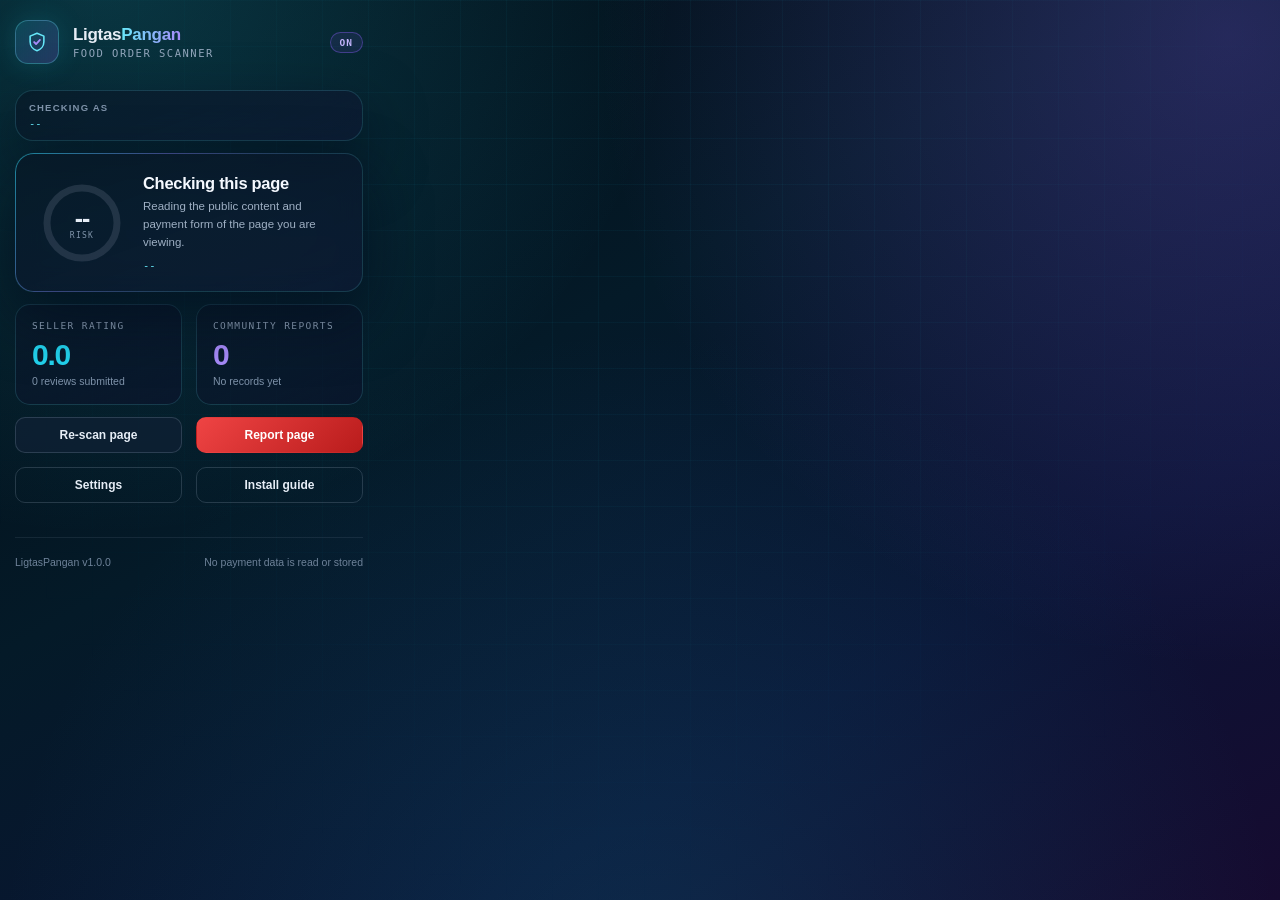
<file: extension/pahina/pitik.html>
<!DOCTYPE html>
<html lang="en">
<head>
  <meta charset="utf-8" />
  <meta name="viewport" content="width=device-width, initial-scale=1" />
  <title>LigtasPangan</title>
  <link rel="stylesheet" href="../estilo/itsura.css" />
  <link rel="icon" href="data:," />
</head>
<body class="lp-popup">
  <div class="lp-shell">
    <header class="lp-topbar">
      <div class="lp-mark">
        <svg viewBox="0 0 24 24" width="22" height="22" aria-hidden="true">
          <path d="M12 2.5 4.5 5.6v6.1c0 4.6 3.1 8.6 7.5 9.8 4.4-1.2 7.5-5.2 7.5-9.8V5.6L12 2.5Z" fill="none" stroke="#67e8f9" stroke-width="1.7" stroke-linejoin="round" />
          <path d="m8.9 12.1 2.1 2.1 4.2-4.4" fill="none" stroke="#a78bfa" stroke-width="2" stroke-linecap="round" stroke-linejoin="round" />
        </svg>
      </div>
      <div>
        <div class="lp-brandname">Ligtas<span>Pangan</span></div>
        <div class="lp-brandsub">food order scanner</div>
      </div>
      <span class="lp-badge lp-badge--violet" id="lp-status" style="margin-left:auto">On</span>
    </header>

    <div class="lp-card" style="margin-bottom:12px;padding:11px 13px">
      <div style="font-size:9.5px;letter-spacing:1.2px;text-transform:uppercase;color:#7f93aa;font-weight:700">Checking as</div>
      <div class="lp-host" id="lp-who" style="margin-top:4px">--</div>
    </div>

    <section class="lp-card lp-card--glow" id="lp-verdict-card">
      <div class="lp-verdict">
        <div class="lp-gauge">
          <svg width="92" height="92" viewBox="0 0 92 92">
            <circle class="lp-gauge__track" cx="46" cy="46" r="35"></circle>
            <circle class="lp-gauge__value" id="lp-gauge" cx="46" cy="46" r="35" stroke="#64748b" stroke-dasharray="219.9" stroke-dashoffset="219.9"></circle>
          </svg>
          <div class="lp-gauge__label">
            <b id="lp-score">--</b>
            <span>risk</span>
          </div>
        </div>
        <div>
          <h3 id="lp-title">Checking this page</h3>
          <p id="lp-text">Reading the public content and payment form of the page you are viewing.</p>
          <div class="lp-host" id="lp-host">--</div>
        </div>
      </div>
    </section>

    <section class="lp-card" id="lp-why-card" hidden style="margin-top:12px">
      <div class="lp-section-title" id="lp-why-title">Why</div>
      <ul class="lp-reasons" id="lp-reasons"></ul>
    </section>

    <section class="lp-card" id="lp-tips-card" hidden style="margin-top:12px">
      <div class="lp-section-title">What to do</div>
      <ul class="lp-reasons" id="lp-tips"></ul>
    </section>

    <div class="lp-grid lp-grid--2" style="margin-top:12px">
      <div class="lp-stat">
        <div class="lp-stat__label">Seller rating</div>
        <div class="lp-stat__value cyan">0.0</div>
        <div class="lp-stat__hint">0 reviews submitted</div>
      </div>
      <div class="lp-stat">
        <div class="lp-stat__label">Community reports</div>
        <div class="lp-stat__value violet" id="lp-report-count">0</div>
        <div class="lp-stat__hint">No records yet</div>
      </div>
    </div>

    <div class="lp-grid lp-grid--2" style="margin-top:12px">
      <button type="button" class="lp-btn" id="lp-rescan">Re-scan page</button>
      <button type="button" class="lp-btn lp-btn--danger" id="lp-report">Report page</button>
    </div>

    <div class="lp-card" id="lp-report-box" hidden style="margin-top:12px">
      <div class="lp-section-title">Report this page</div>
      <textarea class="lp-textarea" id="lp-report-note" rows="3" placeholder="What looks wrong? Optional." style="width:100%"></textarea>
      <div style="display:flex;gap:8px;margin-top:8px">
        <button type="button" class="lp-btn lp-btn--primary lp-btn--sm" id="lp-report-send">Submit report</button>
        <button type="button" class="lp-btn lp-btn--ghost lp-btn--sm" id="lp-report-cancel">Cancel</button>
      </div>
      <p class="lp-note" style="margin:8px 0 0">Reports stay in your browser. Nothing is uploaded.</p>
    </div>

    <div class="lp-grid lp-grid--2" style="margin-top:14px">
      <button type="button" class="lp-btn lp-btn--ghost" id="lp-settings">Settings</button>
      <button type="button" class="lp-btn lp-btn--ghost" id="lp-home">Install guide</button>
    </div>

    <footer class="lp-footer">
      <span>LigtasPangan v1.0.0</span>
      <span>No payment data is read or stored</span>
    </footer>
  </div>

  <script src="../pinulongan/kakanon.js"></script>
  <script src="../pinulongan/pitik.js"></script>
</body>
</html>
</file>
<file: extension/estilo/itsura.css>
:root {
  --lp-cyan: #22d3ee;
  --lp-cyan-soft: #67e8f9;
  --lp-violet: #8b5cf6;
  --lp-green: #10b981;
  --lp-amber: #f59e0b;
  --lp-red: #ef4444;
  --lp-bg: #04121c;
  --lp-ink: #e6edf6;
  --lp-muted: #93a7bd;
  --lp-line: rgba(103, 232, 249, 0.16);
  --lp-card: rgba(7, 24, 38, 0.72);
  --lp-card-2: rgba(15, 23, 52, 0.62);
  --lp-shadow: 0 24px 60px rgba(2, 8, 23, 0.55);
}

* {
  box-sizing: border-box;
}

[hidden] {
  display: none !important;
}

html,
body {
  margin: 0;
  padding: 0;
}

body {
  font-family: "Segoe UI", Roboto, -apple-system, BlinkMacSystemFont, Arial, sans-serif;
  color: var(--lp-ink);
  background-color: var(--lp-bg);
  background-image:
    radial-gradient(circle at 8% -4%, rgba(34, 211, 238, 0.22), transparent 38%),
    radial-gradient(circle at 96% 4%, rgba(139, 92, 246, 0.24), transparent 42%),
    radial-gradient(circle at 50% 108%, rgba(14, 116, 144, 0.24), transparent 55%),
    linear-gradient(150deg, #020a11 0%, #041a28 40%, #0b1435 72%, #160b30 100%);
  background-attachment: fixed;
  min-height: 100%;
  -webkit-font-smoothing: antialiased;
}

body::before {
  content: "";
  position: fixed;
  inset: 0;
  pointer-events: none;
  background-image:
    linear-gradient(rgba(34, 211, 238, 0.045) 1px, transparent 1px),
    linear-gradient(90deg, rgba(34, 211, 238, 0.045) 1px, transparent 1px);
  background-size: 46px 46px;
  mask-image: radial-gradient(circle at 50% 20%, #000 20%, transparent 78%);
  -webkit-mask-image: radial-gradient(circle at 50% 20%, #000 20%, transparent 78%);
}

a {
  color: var(--lp-cyan);
  text-decoration: none;
}

a:hover {
  color: #a5f3fc;
}

.lp-shell {
  position: relative;
  z-index: 1;
  max-width: 1080px;
  margin: 0 auto;
  padding: 30px 22px 70px;
}

.lp-shell--narrow {
  max-width: 860px;
}

.lp-topbar {
  display: flex;
  align-items: center;
  gap: 14px;
  padding: 4px 0 26px;
}

.lp-mark {
  width: 44px;
  height: 44px;
  border-radius: 13px;
  display: grid;
  place-items: center;
  background: linear-gradient(135deg, rgba(34, 211, 238, 0.16), rgba(139, 92, 246, 0.22));
  border: 1px solid rgba(103, 232, 249, 0.3);
  box-shadow: 0 0 28px rgba(34, 211, 238, 0.16);
  flex: 0 0 auto;
}

.lp-brandname {
  font-size: 17px;
  font-weight: 800;
  letter-spacing: -0.3px;
  line-height: 1.15;
}

.lp-brandname span {
  background: linear-gradient(92deg, #67e8f9, #a78bfa);
  -webkit-background-clip: text;
  background-clip: text;
  color: transparent;
}

.lp-brandsub {
  font-size: 10.5px;
  letter-spacing: 1.5px;
  text-transform: uppercase;
  color: var(--lp-muted);
  margin-top: 3px;
  font-family: ui-monospace, SFMono-Regular, Menlo, monospace;
}

.lp-nav {
  margin-left: auto;
  display: flex;
  gap: 6px;
  flex-wrap: wrap;
}

.lp-nav a,
.lp-nav button {
  border: 1px solid transparent;
  background: transparent;
  color: var(--lp-muted);
  font-size: 11.5px;
  font-weight: 600;
  padding: 8px 12px;
  border-radius: 9px;
  cursor: pointer;
  font-family: inherit;
}

.lp-nav a:hover,
.lp-nav button:hover,
.lp-nav .active {
  color: #e6edf6;
  border-color: var(--lp-line);
  background: rgba(34, 211, 238, 0.07);
}

h1,
h2,
h3,
h4 {
  color: #f5f9ff;
  letter-spacing: -0.4px;
  margin: 0;
}

h1 {
  font-size: clamp(30px, 4.6vw, 46px);
  line-height: 1.06;
  letter-spacing: -1.4px;
}

h2 {
  font-size: 19px;
  margin: 30px 0 12px;
}

p {
  line-height: 1.65;
}

.lp-eyebrow {
  display: inline-flex;
  align-items: center;
  gap: 8px;
  font-family: ui-monospace, SFMono-Regular, Menlo, monospace;
  font-size: 10.5px;
  letter-spacing: 1.7px;
  text-transform: uppercase;
  color: var(--lp-cyan-soft);
  padding: 6px 11px;
  border-radius: 999px;
  border: 1px solid rgba(103, 232, 249, 0.28);
  background: rgba(34, 211, 238, 0.07);
}

.lp-eyebrow i {
  width: 6px;
  height: 6px;
  border-radius: 50%;
  background: var(--lp-cyan);
  box-shadow: 0 0 10px var(--lp-cyan);
  font-style: normal;
}

.lp-lead {
  color: var(--lp-muted);
  font-size: 14.5px;
  max-width: 640px;
}

.lp-card {
  position: relative;
  border: 1px solid var(--lp-line);
  border-radius: 18px;
  background: linear-gradient(160deg, var(--lp-card), var(--lp-card-2));
  box-shadow: var(--lp-shadow);
  padding: 20px;
  backdrop-filter: blur(12px);
}

.lp-card--glow::after {
  content: "";
  position: absolute;
  inset: -1px;
  border-radius: 19px;
  padding: 1px;
  background: linear-gradient(130deg, rgba(34, 211, 238, 0.5), rgba(139, 92, 246, 0.3), transparent 65%);
  -webkit-mask: linear-gradient(#000 0 0) content-box, linear-gradient(#000 0 0);
  mask: linear-gradient(#000 0 0) content-box, linear-gradient(#000 0 0);
  -webkit-mask-composite: xor;
  mask-composite: exclude;
  pointer-events: none;
}

.lp-grid {
  display: grid;
  gap: 14px;
}

.lp-grid--3 {
  grid-template-columns: repeat(3, minmax(0, 1fr));
}

.lp-grid--4 {
  grid-template-columns: repeat(4, minmax(0, 1fr));
}

.lp-grid--2 {
  grid-template-columns: repeat(2, minmax(0, 1fr));
}

.lp-stat {
  border: 1px solid var(--lp-line);
  border-radius: 15px;
  padding: 15px 16px;
  background: linear-gradient(155deg, rgba(8, 27, 43, 0.82), rgba(12, 18, 44, 0.6));
}

.lp-stat__label {
  font-family: ui-monospace, SFMono-Regular, Menlo, monospace;
  font-size: 9.5px;
  letter-spacing: 1.4px;
  text-transform: uppercase;
  color: var(--lp-muted);
}

.lp-stat__value {
  font-size: 30px;
  font-weight: 800;
  line-height: 1;
  letter-spacing: -1.2px;
  margin: 9px 0 4px;
  color: #f5f9ff;
}

.lp-stat__value.cyan {
  color: var(--lp-cyan);
}

.lp-stat__value.violet {
  color: #a78bfa;
}

.lp-stat__value.green {
  color: var(--lp-green);
}

.lp-stat__hint {
  font-size: 10.5px;
  color: #7f93aa;
  line-height: 1.4;
}

.lp-btn {
  appearance: none;
  border: 1px solid rgba(148, 163, 184, 0.24);
  background: rgba(15, 32, 52, 0.75);
  color: #e6edf6;
  border-radius: 10px;
  padding: 10px 15px;
  font-size: 12px;
  font-weight: 600;
  font-family: inherit;
  cursor: pointer;
  transition: border-color 0.15s ease, background 0.15s ease, transform 0.15s ease;
  display: inline-flex;
  align-items: center;
  justify-content: center;
  gap: 7px;
}

.lp-btn:hover {
  background: rgba(34, 211, 238, 0.12);
  border-color: rgba(34, 211, 238, 0.45);
  transform: translateY(-1px);
}

.lp-btn--primary {
  background: linear-gradient(135deg, #06b6d4, #7c3aed);
  border-color: transparent;
  color: #fff;
  box-shadow: 0 10px 26px rgba(56, 130, 246, 0.26);
}

.lp-btn--primary:hover {
  filter: brightness(1.1);
  background: linear-gradient(135deg, #06b6d4, #7c3aed);
}

.lp-btn--danger {
  background: linear-gradient(135deg, #ef4444, #b91c1c);
  border-color: transparent;
  color: #fff;
}

.lp-btn--ghost {
  background: transparent;
}

.lp-btn--sm {
  padding: 7px 11px;
  font-size: 11px;
}

.lp-badge {
  display: inline-flex;
  align-items: center;
  gap: 6px;
  padding: 4px 9px;
  border-radius: 999px;
  font-size: 9.5px;
  font-weight: 800;
  letter-spacing: 1px;
  text-transform: uppercase;
  border: 1px solid rgba(148, 163, 184, 0.26);
  color: var(--lp-muted);
  font-family: ui-monospace, SFMono-Regular, Menlo, monospace;
}

.lp-badge--safe {
  color: #34d399;
  border-color: rgba(16, 185, 129, 0.4);
  background: rgba(16, 185, 129, 0.09);
}

.lp-badge--caution {
  color: #fbbf24;
  border-color: rgba(245, 158, 11, 0.4);
  background: rgba(245, 158, 11, 0.09);
}

.lp-badge--danger {
  color: #f87171;
  border-color: rgba(239, 68, 68, 0.4);
  background: rgba(239, 68, 68, 0.09);
}

.lp-badge--violet {
  color: #c4b5fd;
  border-color: rgba(139, 92, 246, 0.4);
  background: rgba(139, 92, 246, 0.1);
}

.lp-divider {
  height: 1px;
  background: linear-gradient(90deg, transparent, var(--lp-line), transparent);
  margin: 26px 0;
  border: 0;
}

.lp-list-check {
  list-style: none;
  margin: 0;
  padding: 0;
  display: grid;
  gap: 9px;
}

.lp-list-check li {
  position: relative;
  padding-left: 25px;
  font-size: 12.5px;
  line-height: 1.55;
  color: #c4d2e0;
}

.lp-list-check li::before {
  content: "";
  position: absolute;
  left: 0;
  top: 3px;
  width: 15px;
  height: 15px;
  border-radius: 50%;
  background: rgba(16, 185, 129, 0.14);
  border: 1px solid rgba(16, 185, 129, 0.45);
}

.lp-list-check li::after {
  content: "";
  position: absolute;
  left: 4.5px;
  top: 7px;
  width: 5px;
  height: 3px;
  border-left: 1.6px solid #34d399;
  border-bottom: 1.6px solid #34d399;
  transform: rotate(-45deg);
}

.lp-note {
  font-size: 11.5px;
  line-height: 1.6;
  color: var(--lp-muted);
}

.lp-code {
  font-family: ui-monospace, SFMono-Regular, Menlo, monospace;
  font-size: 10.5px;
  padding: 2px 6px;
  border-radius: 5px;
  background: rgba(34, 211, 238, 0.09);
  color: #a5f3fc;
  border: 1px solid rgba(34, 211, 238, 0.16);
  word-break: break-all;
}

.lp-field {
  display: flex;
  align-items: center;
  justify-content: space-between;
  gap: 18px;
  padding: 14px 0;
  border-bottom: 1px solid rgba(148, 163, 184, 0.1);
}

.lp-field:last-child {
  border-bottom: 0;
}

.lp-field__label {
  font-size: 12.5px;
  font-weight: 650;
  color: #e6edf6;
}

.lp-field__hint {
  font-size: 10.8px;
  color: #8095ab;
  margin-top: 3px;
  line-height: 1.5;
  max-width: 480px;
}

.lp-input,
.lp-select,
.lp-textarea {
  font-family: inherit;
  font-size: 12px;
  color: #e6edf6;
  background: rgba(3, 14, 24, 0.8);
  border: 1px solid rgba(148, 163, 184, 0.24);
  border-radius: 9px;
  padding: 9px 11px;
  outline: none;
  min-width: 0;
}

.lp-input:focus,
.lp-select:focus,
.lp-textarea:focus {
  border-color: rgba(34, 211, 238, 0.6);
  box-shadow: 0 0 0 3px rgba(34, 211, 238, 0.1);
}

.lp-switch {
  position: relative;
  width: 42px;
  height: 24px;
  flex: 0 0 auto;
}

.lp-switch input {
  position: absolute;
  opacity: 0;
  width: 100%;
  height: 100%;
  margin: 0;
  cursor: pointer;
}

.lp-switch span {
  position: absolute;
  inset: 0;
  border-radius: 999px;
  background: rgba(100, 116, 139, 0.35);
  border: 1px solid rgba(148, 163, 184, 0.25);
  transition: background 0.18s ease;
  pointer-events: none;
}

.lp-switch span::before {
  content: "";
  position: absolute;
  width: 16px;
  height: 16px;
  left: 3px;
  top: 3px;
  border-radius: 50%;
  background: #cbd5e1;
  transition: transform 0.18s ease, background 0.18s ease;
}

.lp-switch input:checked + span {
  background: linear-gradient(135deg, #06b6d4, #7c3aed);
  border-color: transparent;
}

.lp-switch input:checked + span::before {
  transform: translateX(18px);
  background: #fff;
}

.lp-chips {
  display: flex;
  flex-wrap: wrap;
  gap: 7px;
}

.lp-chip {
  display: inline-flex;
  align-items: center;
  gap: 6px;
  font-size: 11px;
  padding: 5px 9px;
  border-radius: 7px;
  background: rgba(15, 35, 55, 0.7);
  border: 1px solid rgba(148, 163, 184, 0.18);
  color: #c4d2e0;
}

.lp-chip button {
  border: 0;
  background: transparent;
  color: #f87171;
  cursor: pointer;
  font-size: 13px;
  line-height: 1;
  padding: 0;
}

.lp-table {
  width: 100%;
  border-collapse: collapse;
  font-size: 11.5px;
}

.lp-table th {
  text-align: left;
  font-size: 9.5px;
  text-transform: uppercase;
  letter-spacing: 1.2px;
  color: #7f93aa;
  font-weight: 700;
  padding: 9px 10px;
  border-bottom: 1px solid var(--lp-line);
  font-family: ui-monospace, SFMono-Regular, Menlo, monospace;
}

.lp-table td {
  padding: 12px 10px;
  border-bottom: 1px solid rgba(148, 163, 184, 0.08);
  color: #c4d2e0;
  vertical-align: top;
}

.lp-empty {
  padding: 26px 16px;
  text-align: center;
  border: 1px dashed rgba(148, 163, 184, 0.22);
  border-radius: 12px;
  color: #8095ab;
  font-size: 12px;
  background: rgba(4, 16, 26, 0.4);
}

.lp-empty b {
  display: block;
  color: #c4d2e0;
  font-size: 13px;
  margin-bottom: 4px;
}

.lp-footer {
  margin-top: 34px;
  padding-top: 18px;
  border-top: 1px solid rgba(148, 163, 184, 0.12);
  font-size: 10.5px;
  color: #6e8299;
  display: flex;
  flex-wrap: wrap;
  gap: 10px;
  justify-content: space-between;
}

.lp-popup {
  width: 378px;
  min-height: 420px;
}

.lp-popup .lp-shell {
  padding: 16px 15px 15px;
}

.lp-gauge {
  position: relative;
  width: 92px;
  height: 92px;
  flex: 0 0 auto;
}

.lp-gauge svg {
  transform: rotate(-90deg);
}

.lp-gauge__track {
  fill: none;
  stroke: rgba(148, 163, 184, 0.18);
  stroke-width: 7;
}

.lp-gauge__value {
  fill: none;
  stroke-width: 7;
  stroke-linecap: round;
  transition: stroke-dashoffset 0.5s ease, stroke 0.3s ease;
}

.lp-gauge__label {
  position: absolute;
  inset: 0;
  display: grid;
  place-content: center;
  text-align: center;
  line-height: 1.05;
}

.lp-gauge__label b {
  font-size: 25px;
  font-weight: 800;
  letter-spacing: -1px;
}

.lp-gauge__label span {
  font-size: 8px;
  letter-spacing: 1.3px;
  text-transform: uppercase;
  color: #8095ab;
  font-family: ui-monospace, SFMono-Regular, Menlo, monospace;
}

.lp-verdict {
  display: flex;
  gap: 15px;
  align-items: center;
}

.lp-verdict h3 {
  font-size: 16.5px;
  margin-bottom: 5px;
  letter-spacing: -0.3px;
}

.lp-verdict p {
  margin: 0;
  font-size: 11.5px;
  line-height: 1.55;
  color: #9fb0c4;
}

.lp-host {
  margin-top: 8px;
  font-family: ui-monospace, SFMono-Regular, Menlo, monospace;
  font-size: 10.5px;
  color: #67e8f9;
  word-break: break-all;
}

.lp-section-title {
  font-family: ui-monospace, SFMono-Regular, Menlo, monospace;
  font-size: 9.5px;
  letter-spacing: 1.4px;
  text-transform: uppercase;
  color: #7dd3fc;
  margin: 0 0 9px;
  font-weight: 700;
}

.lp-reasons {
  list-style: none;
  margin: 0;
  padding: 0;
  display: grid;
  gap: 7px;
}

.lp-reasons li {
  display: flex;
  gap: 8px;
  font-size: 11px;
  line-height: 1.5;
  color: #c4d2e0;
}

.lp-reasons li::before {
  content: "";
  flex: 0 0 auto;
  width: 5px;
  height: 5px;
  border-radius: 50%;
  background: #f87171;
  margin-top: 6px;
}

.lp-reasons li.pos::before {
  background: #34d399;
}

.lp-tabs {
  display: flex;
  gap: 4px;
  border-bottom: 1px solid rgba(148, 163, 184, 0.14);
  margin: 24px 0 20px;
  flex-wrap: wrap;
}

.lp-tab {
  border: 0;
  background: transparent;
  color: var(--lp-muted);
  padding: 10px 13px;
  font-size: 11.5px;
  font-weight: 650;
  font-family: inherit;
  cursor: pointer;
  border-bottom: 2px solid transparent;
  margin-bottom: -1px;
}

.lp-tab:hover {
  color: #e6edf6;
}

.lp-tab.active {
  color: #67e8f9;
  border-bottom-color: #22d3ee;
}

.lp-tabpanel {
  display: none;
}

.lp-tabpanel.active {
  display: block;
  animation: lp-in 0.22s ease both;
}

.lp-hero {
  display: grid;
  grid-template-columns: 1.25fr 0.75fr;
  gap: 30px;
  align-items: center;
  padding: 16px 0 8px;
}

.lp-hero__actions {
  display: flex;
  flex-wrap: wrap;
  gap: 9px;
  margin-top: 22px;
}

.lp-visual {
  position: relative;
  border-radius: 20px;
  border: 1px solid var(--lp-line);
  background:
    radial-gradient(circle at 30% 15%, rgba(34, 211, 238, 0.2), transparent 55%),
    linear-gradient(160deg, rgba(8, 27, 43, 0.9), rgba(17, 12, 44, 0.92));
  padding: 20px;
  box-shadow: var(--lp-shadow);
  overflow: hidden;
}

.lp-visual__row {
  display: flex;
  align-items: center;
  justify-content: space-between;
  padding: 11px 12px;
  border-radius: 10px;
  background: rgba(4, 16, 27, 0.7);
  border: 1px solid rgba(148, 163, 184, 0.12);
  margin-bottom: 8px;
  font-size: 11px;
}

.lp-visual__row:last-child {
  margin-bottom: 0;
}

.lp-visual__row b {
  color: #f5f9ff;
  font-size: 11.5px;
}

.lp-visual__row span {
  font-family: ui-monospace, SFMono-Regular, Menlo, monospace;
  font-size: 9.5px;
  color: #7f93aa;
}

.lp-scanline {
  height: 3px;
  border-radius: 99px;
  background: linear-gradient(90deg, transparent, #22d3ee, #8b5cf6, transparent);
  margin: 14px 0;
  animation: lp-scan 2.6s ease-in-out infinite;
}

.lp-step {
  display: flex;
  gap: 13px;
  padding: 15px;
  border-radius: 13px;
  border: 1px solid var(--lp-line);
  background: rgba(7, 24, 38, 0.56);
}

.lp-step__num {
  flex: 0 0 auto;
  width: 27px;
  height: 27px;
  border-radius: 8px;
  display: grid;
  place-items: center;
  font-family: ui-monospace, SFMono-Regular, Menlo, monospace;
  font-size: 11px;
  font-weight: 700;
  color: #67e8f9;
  background: rgba(34, 211, 238, 0.09);
  border: 1px solid rgba(34, 211, 238, 0.26);
}

.lp-step b {
  display: block;
  font-size: 12.5px;
  margin-bottom: 3px;
  color: #e6edf6;
}

.lp-step p {
  margin: 0;
  font-size: 11px;
  line-height: 1.55;
  color: #93a7bd;
}

.lp-kbd {
  font-family: ui-monospace, SFMono-Regular, Menlo, monospace;
  font-size: 10.5px;
  padding: 2px 6px;
  border-radius: 5px;
  background: rgba(148, 163, 184, 0.12);
  border: 1px solid rgba(148, 163, 184, 0.2);
  color: #e6edf6;
}

@keyframes lp-scan {
  0%, 100% { opacity: 0.35; transform: scaleX(0.75); }
  50% { opacity: 1; transform: scaleX(1); }
}

@keyframes lp-in {
  from { opacity: 0; transform: translateY(6px); }
  to { opacity: 1; transform: translateY(0); }
}

@media (max-width: 760px) {
  .lp-hero {
    grid-template-columns: 1fr;
  }
  .lp-grid--3,
  .lp-grid--4 {
    grid-template-columns: repeat(2, minmax(0, 1fr));
  }
  .lp-field {
    align-items: flex-start;
  }
}

@media (max-width: 460px) {
  .lp-grid--3,
  .lp-grid--4,
  .lp-grid--2 {
    grid-template-columns: 1fr;
  }
}

.lp-popup .lp-grid--2 {
  grid-template-columns: repeat(2, minmax(0, 1fr));
}

@media (max-width: 460px) {
  .lp-popup .lp-grid--2 {
    grid-template-columns: repeat(2, minmax(0, 1fr));
  }
}
</file>
<file: pagsubok/estilo/pagsubok.css>
:root {
  --pk-cyan: #06b6d4;
  --pk-deep: #07202e;
  --pk-violet: #7c3aed;
  --pk-ink: #102433;
  --pk-muted: #5d7180;
  --pk-line: #dbe7ee;
  --pk-card: #ffffff;
  --pk-green: #0f9d76;
  --pk-amber: #b45309;
  --pk-red: #b91c1c;
}

* {
  box-sizing: border-box;
}

html,
body {
  margin: 0;
  padding: 0;
}

body {
  font-family: "Segoe UI", Roboto, -apple-system, BlinkMacSystemFont, Arial, sans-serif;
  color: var(--pk-ink);
  background-color: #eefaff;
  background-image:
    radial-gradient(circle at 8% 4%, rgba(6, 182, 212, 0.18), transparent 34%),
    radial-gradient(circle at 94% 0%, rgba(124, 58, 237, 0.14), transparent 38%),
    linear-gradient(160deg, #f2fdff 0%, #e8f7fb 45%, #f3f0ff 100%);
  background-attachment: fixed;
  min-height: 100vh;
  -webkit-font-smoothing: antialiased;
}

a {
  color: #0e7490;
}

.pk-wrap {
  max-width: 1020px;
  margin: 0 auto;
  padding: 22px 20px 90px;
}

.pk-practice {
  position: fixed;
  left: 14px;
  bottom: 14px;
  z-index: 50;
  display: inline-flex;
  align-items: center;
  gap: 7px;
  padding: 7px 12px;
  border-radius: 999px;
  background: rgba(7, 32, 46, 0.92);
  color: #d7f6ff;
  font-size: 10px;
  letter-spacing: 1.1px;
  text-transform: uppercase;
  font-family: ui-monospace, SFMono-Regular, Menlo, monospace;
  border: 1px solid rgba(103, 232, 249, 0.35);
  box-shadow: 0 8px 24px rgba(4, 25, 38, 0.28);
}

.pk-practice a {
  color: #67e8f9;
  text-decoration: none;
}

.pk-top {
  display: flex;
  align-items: center;
  gap: 13px;
  padding: 6px 0 24px;
}

.pk-logo {
  width: 48px;
  height: 48px;
  border-radius: 14px;
  display: grid;
  place-items: center;
  background: #fff;
  border: 1px solid var(--pk-line);
  font-size: 24px;
  box-shadow: 0 8px 20px rgba(9, 45, 66, 0.06);
  flex: 0 0 auto;
}

.pk-top h1 {
  margin: 0;
  font-size: 22px;
  letter-spacing: -0.5px;
}

.pk-top p {
  margin: 3px 0 0;
  font-size: 12px;
  color: var(--pk-muted);
}

.pk-nav {
  margin-left: auto;
  display: flex;
  gap: 14px;
  font-size: 12px;
  color: var(--pk-muted);
}

.pk-nav a {
  text-decoration: none;
  color: var(--pk-muted);
}

.pk-nav a:hover {
  color: #0e7490;
}

.pk-back {
  display: inline-flex;
  align-items: center;
  gap: 6px;
  font-size: 11.5px;
  color: #0e7490;
  text-decoration: none;
  margin-bottom: 14px;
  font-weight: 600;
}

.pk-grid {
  display: grid;
  grid-template-columns: 1.18fr 0.82fr;
  gap: 16px;
  align-items: start;
}

.pk-card {
  background: var(--pk-card);
  border: 1px solid var(--pk-line);
  border-radius: 16px;
  padding: 20px;
  box-shadow: 0 14px 40px rgba(9, 45, 66, 0.07);
}

.pk-card + .pk-card {
  margin-top: 14px;
}

.pk-card h2 {
  margin: 0 0 14px;
  font-size: 15.5px;
  letter-spacing: -0.2px;
}

.pk-hero {
  background: linear-gradient(135deg, #07202e, #0b3b4d 55%, #2a1459);
  color: #eafcff;
  border-radius: 18px;
  padding: 24px;
  margin-bottom: 16px;
  position: relative;
  overflow: hidden;
}

.pk-hero::after {
  content: "";
  position: absolute;
  width: 220px;
  height: 220px;
  right: -70px;
  top: -90px;
  border-radius: 50%;
  background: radial-gradient(circle, rgba(34, 211, 238, 0.32), transparent 68%);
}

.pk-hero h2 {
  margin: 0 0 6px;
  font-size: 22px;
  letter-spacing: -0.6px;
}

.pk-hero p {
  margin: 0;
  font-size: 12px;
  color: #a9c6d3;
  max-width: 520px;
  line-height: 1.6;
}

.pk-hero .pk-tag {
  display: inline-flex;
  padding: 4px 9px;
  border-radius: 999px;
  background: rgba(34, 211, 238, 0.12);
  border: 1px solid rgba(103, 232, 249, 0.35);
  color: #67e8f9;
  font-size: 9.5px;
  letter-spacing: 1.2px;
  text-transform: uppercase;
  font-family: ui-monospace, monospace;
  margin-bottom: 12px;
}

.pk-item {
  display: flex;
  align-items: center;
  justify-content: space-between;
  gap: 12px;
  padding: 13px 0;
  border-bottom: 1px solid #edf3f6;
}

.pk-item:last-child {
  border-bottom: 0;
}

.pk-item b {
  display: block;
  font-size: 13px;
  font-weight: 650;
}

.pk-item small {
  display: block;
  font-size: 10.5px;
  color: var(--pk-muted);
  margin-top: 3px;
  line-height: 1.4;
}

.pk-price {
  font-size: 13px;
  font-weight: 700;
  color: #07202e;
  white-space: nowrap;
}

.pk-row {
  display: flex;
  align-items: center;
  justify-content: space-between;
  gap: 10px;
  padding: 7px 0;
  font-size: 12px;
  color: #3c5566;
}

.pk-row span:last-child {
  font-weight: 600;
  color: #102433;
}

.pk-total {
  border-top: 1px dashed #d8e5ec;
  margin-top: 8px;
  padding-top: 12px;
  font-size: 14px;
  font-weight: 750;
}

.pk-fee {
  color: #b45309;
}

.pk-field {
  display: block;
  margin-bottom: 10px;
}

.pk-field span {
  display: block;
  font-size: 10.5px;
  font-weight: 650;
  color: #4a6273;
  margin-bottom: 4px;
  letter-spacing: 0.3px;
  text-transform: uppercase;
}

.pk-field input,
.pk-field select {
  width: 100%;
  padding: 10px 12px;
  border-radius: 9px;
  border: 1px solid #d5e3ea;
  font-size: 12.5px;
  font-family: inherit;
  color: #102433;
  background: #fbfdff;
  outline: none;
}

.pk-field input:focus,
.pk-field select:focus {
  border-color: #22a7c0;
  box-shadow: 0 0 0 3px rgba(34, 167, 192, 0.13);
}

.pk-two {
  display: grid;
  grid-template-columns: 1fr 1fr;
  gap: 10px;
}

.pk-btn {
  width: 100%;
  border: 0;
  border-radius: 10px;
  padding: 12px 16px;
  font-size: 12.5px;
  font-weight: 700;
  font-family: inherit;
  cursor: pointer;
  background: linear-gradient(135deg, #06b6d4, #7c3aed);
  color: #fff;
  box-shadow: 0 10px 24px rgba(6, 130, 160, 0.22);
  margin-top: 14px;
  text-decoration: none;
  display: block;
  text-align: center;
}

.pk-btn:hover {
  filter: brightness(1.07);
}

.pk-btn--light {
  background: #ffffff;
  color: #0e7490;
  border: 1px solid #cde3ec;
  box-shadow: none;
}

.pk-btn--danger {
  background: linear-gradient(135deg, #ef4444, #b91c1c);
  box-shadow: 0 10px 24px rgba(185, 28, 28, 0.2);
}

.pk-add {
  border: 1px solid #cfe0e8;
  background: #fff;
  border-radius: 8px;
  padding: 6px 10px;
  font-size: 11px;
  font-weight: 650;
  color: #0e7490;
  cursor: pointer;
  font-family: inherit;
}

.pk-add:hover {
  background: #ecfeff;
}

.pk-note {
  font-size: 10.5px;
  color: var(--pk-muted);
  line-height: 1.55;
  margin: 10px 0 0;
}

.pk-verified {
  display: inline-flex;
  align-items: center;
  gap: 6px;
  padding: 4px 9px;
  border-radius: 999px;
  font-size: 9.5px;
  font-weight: 800;
  letter-spacing: 0.8px;
  text-transform: uppercase;
  background: #e7fbf4;
  color: #0b7a5c;
  border: 1px solid #b6ecd9;
}

.pk-warn {
  display: inline-flex;
  align-items: center;
  gap: 6px;
  padding: 4px 9px;
  border-radius: 999px;
  font-size: 9.5px;
  font-weight: 800;
  letter-spacing: 0.8px;
  text-transform: uppercase;
  background: #fef3e2;
  color: #96560a;
  border: 1px solid #f6ddb4;
}

.pk-review {
  padding: 11px 0;
  border-bottom: 1px solid #eef4f7;
}

.pk-review:last-child {
  border-bottom: 0;
}

.pk-review b {
  font-size: 12px;
}

.pk-review .pk-stars {
  color: #f59e0b;
  font-size: 11px;
  letter-spacing: 1px;
  margin-left: 5px;
}

.pk-review p {
  margin: 5px 0 0;
  font-size: 11.5px;
  line-height: 1.55;
  color: #4a6273;
}

.pk-review time {
  display: block;
  margin-top: 4px;
  font-size: 9.5px;
  color: #92a5b1;
}

.pk-info {
  font-size: 11.5px;
  color: #3c5566;
  line-height: 1.7;
}

.pk-info b {
  color: #102433;
}

.pk-hub {
  display: grid;
  gap: 10px;
}

.pk-scenario {
  display: flex;
  align-items: center;
  gap: 14px;
  padding: 14px 16px;
  background: #fff;
  border: 1px solid var(--pk-line);
  border-radius: 13px;
  text-decoration: none;
  color: inherit;
  transition: border-color 0.15s ease, transform 0.15s ease, box-shadow 0.15s ease;
}

.pk-scenario:hover {
  border-color: #9fdce8;
  transform: translateY(-1px);
  box-shadow: 0 12px 26px rgba(9, 45, 66, 0.08);
}

.pk-scenario__num {
  width: 32px;
  height: 32px;
  border-radius: 9px;
  display: grid;
  place-items: center;
  background: #ecfeff;
  border: 1px solid #c8eef6;
  color: #0e7490;
  font-family: ui-monospace, monospace;
  font-size: 11px;
  font-weight: 700;
  flex: 0 0 auto;
}

.pk-scenario__body {
  flex: 1;
  min-width: 0;
}

.pk-scenario b {
  display: block;
  font-size: 13px;
}

.pk-scenario span {
  display: block;
  font-size: 11px;
  color: var(--pk-muted);
  margin-top: 2px;
  line-height: 1.45;
}

.pk-expect {
  font-size: 9.5px;
  font-weight: 800;
  letter-spacing: 0.9px;
  text-transform: uppercase;
  padding: 4px 8px;
  border-radius: 999px;
  white-space: nowrap;
}

.pk-expect--safe {
  background: #e7fbf4;
  color: #0b7a5c;
  border: 1px solid #b6ecd9;
}

.pk-expect--caution {
  background: #fef3e2;
  color: #96560a;
  border: 1px solid #f6ddb4;
}

.pk-expect--danger {
  background: #fdecec;
  color: #a51c1c;
  border: 1px solid #f5c2c2;
}

.pk-fine {
  margin-top: 26px;
  font-size: 10px;
  color: #8195a2;
  line-height: 1.6;
  border-top: 1px solid #e2edf2;
  padding-top: 16px;
}

@media (max-width: 760px) {
  .pk-grid {
    grid-template-columns: 1fr;
  }
  .pk-nav {
    display: none;
  }
  .pk-wrap {
    padding: 16px 14px 80px;
  }
}
</file>
